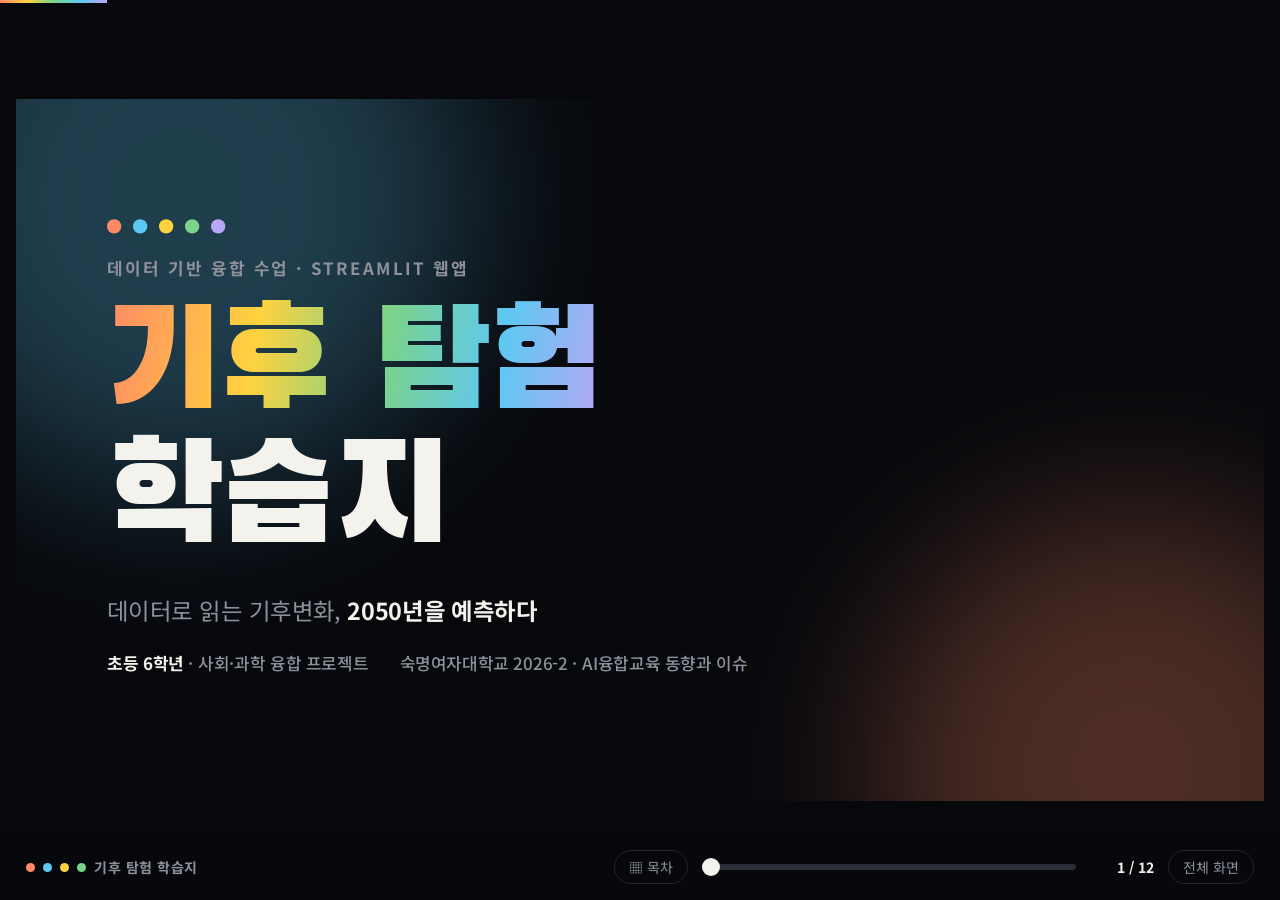
<file: docs/submission/3_발표자료_기후탐험학습지.html>
<!doctype html><html lang="ko"><head><meta charset="utf-8"><meta name="viewport" content="width=device-width,initial-scale=1,viewport-fit=cover"></head><body><title>기후 탐험 학습지 키노트</title>
<meta name="claude:viewport-fit-sides" content="cover">
<link rel="preconnect" href="https://fonts.googleapis.com">
<link rel="preconnect" href="https://fonts.gstatic.com" crossorigin>
<link rel="stylesheet" href="https://fonts.googleapis.com/css2?family=Black+Han+Sans&family=Noto+Sans+KR:wght@300;400;500;700;900&display=swap">
<style>
/* 레이아웃: 1920×1080 무대를 화면에 맞춰 축소 · 어두운 무대 위 한 장에 한 메시지 · 키 컬러는 빛, 앱 화면은 밝은 네오브루탈 카드로 */
:root {
  --stage: #07080c;
  --ink: #f4f2ec;
  --mute: #8e909c;
  --hair: #23252e;
  --panel: #12141b;
  --panel2: #191b24;
  --coral: #ff8a65;
  --sky: #5ec8f2;
  --sun: #ffd23f;
  --leaf: #7bd389;
  --lilac: #b9a6f5;
  --paper: #fff8ec;
  --card: #ffffff;
  --pink: #15151a;
  --pmute: #5b5b66;
  --pline: #e9e4d8;
  --display: "Black Han Sans", "Noto Sans KR", "Apple SD Gothic Neo", "Malgun Gothic", sans-serif;
  --body: "Noto Sans KR", "Apple SD Gothic Neo", "Malgun Gothic", system-ui, sans-serif;
  --ease: cubic-bezier(.2, .8, .2, 1);
  color-scheme: dark;
}
[hidden] { display: none !important; }
html, body { height: 100%; }
body {
  margin: 0; background: var(--stage); color: var(--ink); font-family: var(--body);
  overflow: hidden; -webkit-font-smoothing: antialiased; word-break: keep-all; user-select: none;
  padding-left: max(16px, env(safe-area-inset-left, 0px)); padding-right: max(16px, env(safe-area-inset-right, 0px));
  box-sizing: border-box;
}
#deck { position: relative; width: 100%; height: 100%; }
#stage { position: absolute; left: 50%; top: 50%; width: 1920px; height: 1080px; transform: translate(-50%, -50%) scale(var(--s, .5)); }
.slide {
  position: absolute; inset: 0; padding: 110px 140px 120px; box-sizing: border-box;
  display: flex; flex-direction: column; justify-content: center; gap: 34px; overflow: hidden;
  opacity: 0; visibility: hidden; transform: scale(1.012);
  transition: opacity .7s var(--ease), transform .9s var(--ease), visibility 0s .7s;
}
.slide.active { opacity: 1; visibility: visible; transform: none; transition: opacity .7s var(--ease), transform .9s var(--ease), visibility 0s; }
.glow { position: absolute; border-radius: 50%; filter: blur(130px); opacity: .28; pointer-events: none; }

.eyebrow { font-size: 26px; font-weight: 700; letter-spacing: .14em; color: var(--mute); margin: 0; }
.tagline { display: inline-flex; align-items: center; gap: 14px; font-size: 26px; font-weight: 900; letter-spacing: .06em; }
.tagline i { font-style: normal; font-family: var(--display); font-weight: 400; font-size: 30px; padding: 6px 20px; border-radius: 99px; color: #101114; background: var(--c); letter-spacing: 0; }
.h-xxl { font-family: var(--display); font-weight: 400; font-size: 210px; line-height: .98; margin: 0; }
.h-xl { font-family: var(--display); font-weight: 400; font-size: 140px; line-height: 1.05; margin: 0; text-wrap: balance; }
.h-l { font-weight: 900; font-size: 86px; line-height: 1.14; letter-spacing: -.035em; margin: 0; text-wrap: balance; }
.h-m { font-weight: 900; font-size: 62px; line-height: 1.2; letter-spacing: -.03em; margin: 0; text-wrap: balance; }
.lead { font-size: 36px; line-height: 1.55; color: var(--mute); margin: 0; max-width: 1350px; }
.lead b { color: var(--ink); font-weight: 700; }
.small { font-size: 23px; color: var(--mute); line-height: 1.5; margin: 0; }
.dim { color: var(--mute); }
.grad { background: linear-gradient(100deg, var(--coral), var(--sun) 30%, var(--leaf) 55%, var(--sky) 78%, var(--lilac)); -webkit-background-clip: text; background-clip: text; color: transparent; }
.c-coral { color: var(--coral); } .c-sky { color: var(--sky); } .c-sun { color: var(--sun); } .c-leaf { color: var(--leaf); } .c-lilac { color: var(--lilac); }
.row { display: flex; gap: 40px; } .col { display: flex; flex-direction: column; gap: 22px; min-width: 0; }
.grid2 { display: grid; grid-template-columns: 1.1fr 1fr; gap: 80px; align-items: center; }

/* 등장 */
.slide.active .a { animation: rise 1s var(--ease) both; animation-delay: calc(var(--d, 0) * 130ms + 120ms); }
@keyframes rise { from { opacity: 0; transform: translateY(44px); filter: blur(8px); } to { opacity: 1; transform: none; filter: none; } }
.slide.active .a.zoom { animation-name: zoom; }
@keyframes zoom { from { opacity: 0; transform: scale(.93); filter: blur(10px); } to { opacity: 1; transform: none; filter: none; } }

/* ---------- 표지 ---------- */
.dots { display: flex; gap: 18px; } .dots i { width: 22px; height: 22px; border-radius: 50%; display: block; }
.meta { display: flex; gap: 48px; font-size: 26px; color: var(--mute); font-weight: 500; } .meta b { color: var(--ink); }

/* ---------- 고민 1: 쌓이는 학습지 ---------- */
.problem { display: grid; grid-template-columns: 1.25fr 1fr; gap: 70px; align-items: end; }
.piles { position: relative; height: 400px; display: grid; grid-template-columns: repeat(4, 1fr); gap: 30px; align-items: end; padding-top: 60px; }
.pile { position: relative; height: 100%; display: flex; flex-direction: column; justify-content: flex-end; align-items: center; }
.pile .stack { position: relative; width: 170px; height: 270px; }
.sheet { position: absolute; left: 0; width: 160px; height: 180px; border-radius: 10px; background: #f3efe6; box-shadow: 0 10px 24px rgba(0,0,0,.55); border-top: 9px solid var(--c);
  background-image: repeating-linear-gradient(#f3efe6 0 30px, #d9d3c6 30px 32px); background-position: 0 30px; }
.slide.active .sheet { animation: drop .7s var(--ease) both; animation-delay: calc(var(--k) * 70ms + var(--p) * 380ms + 400ms); }
@keyframes drop { from { opacity: 0; transform: translateY(-160px) rotate(var(--r)); } to { opacity: 1; transform: translateY(0) rotate(var(--r)); } }
.pile .lab { margin-top: 26px; text-align: center; }
.pile .lab b { display: block; font-size: 32px; font-weight: 900; }
.pile .lab span { font-size: 24px; color: var(--mute); }
.lost { position: absolute; right: -10px; top: -30px; width: 120px; height: 150px; border-radius: 8px; background: #f3efe6; border-top: 8px solid var(--leaf); opacity: 0; }
.slide.active .lost { animation: fly 3.2s var(--ease) 2.2s both; }
@keyframes fly { 0% { opacity: 0; transform: translate(0, 120px) rotate(0); } 15% { opacity: 1; } 100% { opacity: 0; transform: translate(220px, -160px) rotate(38deg); } }
.lost-note { position: absolute; right: -70px; top: 40px; font-size: 26px; font-weight: 900; color: var(--leaf); opacity: 0; }
.slide.active .lost-note { animation: rise .6s var(--ease) 3s both; }
.thread { position: absolute; left: 0; right: 0; top: 0; height: 40px; }
.thread svg { width: 100%; height: 100%; overflow: visible; }
.thread .seg { stroke-dasharray: 360; stroke-dashoffset: 360; }
.slide.active .thread .seg { animation: draw .8s var(--ease) forwards; animation-delay: calc(var(--p) * 380ms + 1.6s); }
@keyframes draw { to { stroke-dashoffset: 0; } }
.thread .cut { opacity: 0; }
.slide.active .thread .cut { animation: pop .5s var(--ease) forwards; animation-delay: calc(var(--p) * 380ms + 2.2s); }
@keyframes pop { from { opacity: 0; transform: scale(.4); } to { opacity: 1; transform: none; } }
.pains { display: flex; flex-direction: column; gap: 26px; }
.pain { display: grid; grid-template-columns: 70px 1fr; gap: 22px; align-items: start; padding-bottom: 24px; border-bottom: 2px solid var(--hair); }
.pain .n { font-family: var(--display); font-size: 54px; line-height: 1; color: var(--c); }
.pain .t { font-size: 36px; font-weight: 800; line-height: 1.35; letter-spacing: -.02em; }
.pain .t small { display: block; font-size: 24px; font-weight: 500; color: var(--mute); margin-top: 6px; letter-spacing: 0; }
.ask { font-family: var(--display); font-size: 58px; line-height: 1.2; margin: 0; }
.slide.tight { gap: 26px; padding-top: 80px; padding-bottom: 100px; }

/* ---------- 고민 2: 흩어진 데이터 ---------- */
.scatter { position: relative; height: 440px; }
.win { position: absolute; width: 330px; border-radius: 18px; background: var(--panel2); box-shadow: 0 30px 60px -20px rgba(0,0,0,.9); overflow: hidden; border: 1px solid #2c2f3a; }
.win .bar { height: 40px; display: flex; align-items: center; gap: 8px; padding: 0 14px; background: #20232d; }
.win .bar i { width: 11px; height: 11px; border-radius: 50%; background: #4b4f5c; display: block; }
.win .bar span { margin-left: 8px; font-size: 17px; color: #a7aab6; white-space: nowrap; overflow: hidden; text-overflow: ellipsis; }
.win svg { display: block; width: 100%; height: 130px; }
.slide.active .win { animation: rise .8s var(--ease) both, bob var(--t) ease-in-out infinite alternate; animation-delay: calc(var(--d) * 150ms + 200ms), calc(var(--d) * 150ms + 1s); }
@keyframes bob { from { translate: 0 -10px; } to { translate: 0 12px; } }
.center-q { position: absolute; left: calc(50% - 280px); top: 80px; width: 560px; box-sizing: border-box; border-radius: 26px; background: var(--paper); color: var(--pink); padding: 30px 34px; box-shadow: 0 0 0 4px var(--pink), 10px 10px 0 4px var(--sun); }
.center-q .k { font-size: 20px; font-weight: 900; letter-spacing: .1em; color: var(--pmute); }
.center-q .q { font-size: 32px; font-weight: 900; line-height: 1.4; margin-top: 8px; }
.center-q .line { margin-top: 18px; height: 54px; border-radius: 12px; border: 3px dashed #c9c2b3; display: flex; align-items: center; padding: 0 18px; font-size: 24px; color: #a39d90; font-weight: 700; }
.wires { position: absolute; inset: 0; pointer-events: none; }
.wires path { fill: none; stroke: #3a3e4b; stroke-width: 3; stroke-dasharray: 10 12; }
.slide.active .wires path { animation: dash 1.6s linear infinite; }
@keyframes dash { to { stroke-dashoffset: -44; } }
.steps { display: flex; align-items: center; gap: 18px; flex-wrap: wrap; }
.steps span { font-size: 24px; font-weight: 800; padding: 10px 22px; border-radius: 99px; background: var(--panel); }
.steps b { font-size: 30px; color: var(--mute); }

/* ---------- 앱 화면 목업 (밝은 카드) ---------- */
.device { border-radius: 28px; background: var(--paper); color: var(--pink); box-shadow: 0 60px 120px -30px rgba(0,0,0,.85), 0 0 0 1px rgba(255,255,255,.08); overflow: hidden; }
.device .top { display: flex; align-items: center; gap: 12px; padding: 20px 26px; border-bottom: 3px solid var(--pink); background: var(--paper); }
.device .brand { font-weight: 900; font-size: 22px; display: flex; align-items: center; gap: 10px; margin-right: 10px; white-space: nowrap; }
.device .brand i { width: 30px; height: 30px; border-radius: 50%; border: 3px solid var(--pink); background: var(--leaf); display: block; }
.chipbtn { display: flex; align-items: center; gap: 8px; border: 3px solid var(--pink); border-radius: 99px; background: var(--card); padding: 5px 16px 5px 5px; font: inherit; font-weight: 900; font-size: 19px; color: var(--pink); cursor: pointer; transition: transform .2s var(--ease), box-shadow .2s, background .2s; white-space: nowrap; }
.chipbtn .no { width: 32px; height: 32px; border-radius: 50%; border: 2.5px solid var(--pink); display: grid; place-items: center; background: var(--c); font-size: 16px; }
.chipbtn[aria-pressed="true"] { background: var(--c); transform: translate(-3px, -3px); box-shadow: 4px 4px 0 var(--pink); }
.chipbtn[aria-pressed="true"] .no { background: var(--card); }
.saved { margin-left: auto; font-size: 17px; font-weight: 900; padding: 6px 14px; border-radius: 99px; border: 3px solid var(--pink); background: #dcf5e3; white-space: nowrap; }
.device .body { padding: 30px 34px 36px; display: grid; gap: 18px; }
.qa { border: 3px solid var(--pink); border-radius: 18px; background: var(--card); padding: 18px 22px; box-shadow: 4px 4px 0 var(--pink); }
.qa .q { font-size: 21px; font-weight: 900; display: flex; gap: 12px; }
.qa .q i { font-style: normal; flex: none; width: 32px; height: 32px; border-radius: 9px 9px 9px 2px; border: 2.5px solid var(--pink); display: grid; place-items: center; background: var(--c); font-family: var(--display); font-size: 16px; }
.qa .ans { margin-top: 12px; font-size: 21px; line-height: 1.6; padding: 10px 14px; border-radius: 12px; background: #fffdf8; border: 2px solid #d8d2c4; min-height: 64px; }
.qa .ans .caret { display: inline-block; width: 3px; height: 1.1em; background: var(--pink); vertical-align: -3px; animation: blink 1s steps(1) infinite; }
@keyframes blink { 50% { opacity: 0; } }
.chhead { display: flex; align-items: center; gap: 16px; padding: 16px 22px; border-radius: 18px; border: 3px solid var(--pink); background: var(--c); }
.chhead b { font-family: var(--display); font-weight: 400; font-size: 44px; line-height: 1; }
.chhead span { font-size: 26px; font-weight: 900; }
.flowline { height: 10px; border-radius: 10px; background: linear-gradient(90deg, var(--coral), var(--sky), var(--sun), var(--leaf), var(--lilac)); width: 0; transition: width 1.2s var(--ease); }
.slide.active .flowline { width: var(--w, 20%); }
.benefits { display: flex; flex-direction: column; gap: 30px; }
.benefit { display: grid; grid-template-columns: 76px 1fr; gap: 24px; align-items: start; }
.benefit .ic { width: 76px; height: 76px; border-radius: 22px; display: grid; place-items: center; background: var(--panel); font-size: 36px; }
.benefit .t { font-size: 38px; font-weight: 900; letter-spacing: -.02em; line-height: 1.3; }
.benefit .t small { display: block; font-size: 25px; font-weight: 500; color: var(--mute); margin-top: 6px; letter-spacing: 0; line-height: 1.45; }
.benefit .x { text-decoration: line-through; text-decoration-color: var(--coral); text-decoration-thickness: 4px; color: var(--mute); }

/* 대시보드 목업 */
.dash { padding: 26px 30px 30px; display: grid; gap: 18px; }
.dtabs { display: flex; gap: 8px; flex-wrap: wrap; }
.dtabs span { font-size: 17px; font-weight: 800; padding: 6px 14px; border-radius: 99px; border: 2.5px solid var(--pink); background: var(--card); }
.dtabs span.on { background: var(--sun); }
.ptable { border: 3px solid var(--pink); border-radius: 16px; overflow: hidden; background: var(--card); }
.prow { display: grid; grid-template-columns: 150px repeat(5, 1fr); gap: 10px; align-items: center; padding: 10px 16px; border-bottom: 1.5px solid var(--pline); font-size: 18px; font-weight: 800; }
.prow:last-child { border-bottom: 0; }
.prow.h { background: #fdf0d9; font-size: 16px; color: var(--pmute); }
.pbar { height: 14px; border-radius: 99px; background: #f1ece1; overflow: hidden; }
.pbar i { display: block; height: 100%; width: 0; background: var(--c); border-radius: 99px; transition: width 1.2s var(--ease); }
.slide.active .pbar i { width: var(--w); transition-delay: calc(var(--k) * 80ms + .5s); }
.trail { display: grid; grid-template-columns: repeat(4, 1fr); gap: 12px; position: relative; }
.trail .tc { border: 2.5px solid var(--pink); border-radius: 14px; padding: 12px 14px; font-size: 16.5px; line-height: 1.5; background: var(--card); position: relative; }
.trail .tc b { display: block; font-size: 15px; font-weight: 900; padding: 2px 10px; border-radius: 99px; background: var(--c); border: 2px solid var(--pink); width: max-content; margin-bottom: 6px; }
.trail .tc::after { content: "→"; position: absolute; right: -14px; top: 50%; transform: translate(50%, -50%); font-weight: 900; font-size: 20px; }
.trail .tc:last-child::after { content: none; }

/* ---------- 해결 2: 라이브 차트 카드 ---------- */
.charts2 { display: grid; grid-template-columns: 1fr 1fr; gap: 40px; }
.ccard { border-radius: 26px; background: var(--card); color: var(--pink); padding: 28px 30px 26px; box-shadow: 0 0 0 4px var(--pink), 8px 8px 0 4px var(--c); display: flex; flex-direction: column; gap: 14px; }
.ccard .tt { font-size: 26px; font-weight: 900; display: flex; justify-content: space-between; align-items: center; gap: 12px; }
.ccard .tt small { font-size: 16px; font-weight: 800; padding: 4px 12px; border-radius: 9px; border: 2.5px solid var(--pink); background: #dbf3fd; white-space: nowrap; }
.ccard svg { display: block; width: 100%; height: auto; }
.tiles { display: flex; gap: 12px; }
.tile { flex: 1; border: 3px solid var(--pink); border-radius: 14px; padding: 10px 16px; background: var(--card); }
.tile .k { font-size: 16px; font-weight: 800; color: var(--pmute); display: flex; align-items: center; gap: 8px; }
.tile .k i { width: 14px; height: 14px; border-radius: 4px; display: block; border: 2px solid var(--pink); }
.tile .v { font-family: var(--display); font-size: 40px; line-height: 1.15; font-variant-numeric: tabular-nums; }
.tile .v small { font-family: var(--body); font-size: 17px; font-weight: 800; margin-left: 4px; }
.ctrl { display: grid; gap: 6px; background: #fdf0d9; border: 3px solid var(--pink); border-radius: 16px; padding: 12px 18px; }
.ctrl .cl { display: flex; justify-content: space-between; align-items: center; font-weight: 900; font-size: 19px; }
.ctrl output { font-family: var(--display); font-size: 24px; background: var(--card); border: 2.5px solid var(--pink); border-radius: 10px; padding: 0 12px; }

/* 슬라이더 (밝은 카드용 · 어두운 패널용) */
input[type=range] { -webkit-appearance: none; appearance: none; width: 100%; height: 40px; background: transparent; cursor: pointer; margin: 0; --pct: 50%; --fill: var(--sky); --rail: #fff; --edge: var(--pink); }
input[type=range]::-webkit-slider-runnable-track { height: 16px; border-radius: 99px; border: 3px solid var(--edge); background: linear-gradient(90deg, var(--fill) var(--pct), var(--rail) var(--pct)); }
input[type=range]::-moz-range-track { height: 16px; border-radius: 99px; border: 3px solid var(--edge); background: var(--rail); }
input[type=range]::-moz-range-progress { height: 16px; border-radius: 99px; background: var(--fill); }
input[type=range]::-webkit-slider-thumb { -webkit-appearance: none; width: 36px; height: 36px; margin-top: -13px; border-radius: 50%; background: #fff; border: 4px solid var(--edge); box-shadow: 3px 3px 0 var(--edge); }
input[type=range]::-moz-range-thumb { width: 30px; height: 30px; border-radius: 50%; background: #fff; border: 4px solid var(--edge); }
input[type=range]:focus-visible { outline: 3px solid var(--sky); outline-offset: 6px; border-radius: 99px; }
.dark input[type=range] { --rail: #2a2d38; --edge: #f4f2ec; }

/* ---------- 프로젝트 소개 ---------- */
.std { display: grid; grid-template-columns: 1fr 1fr; gap: 28px; }
.stdc { border-radius: 28px; background: var(--panel); padding: 32px 36px; display: flex; flex-direction: column; gap: 14px; }
.stdc .code { font-family: var(--display); font-size: 34px; color: #101114; background: var(--c); width: max-content; padding: 4px 18px; border-radius: 12px; }
.stdc .tx { font-size: 30px; font-weight: 700; line-height: 1.45; }
.chips { display: flex; flex-wrap: wrap; gap: 14px; align-items: center; }
.chip { font-size: 27px; font-weight: 800; padding: 12px 26px; border-radius: 99px; background: var(--panel); }
.chip i { font-style: normal; color: var(--c); margin-right: 10px; }
.evals { display: grid; gap: 14px; }
.ev { display: grid; grid-template-columns: 190px 1fr; gap: 24px; align-items: center; border-radius: 20px; background: var(--panel); padding: 18px 28px; }
.ev b { font-size: 26px; font-weight: 900; color: var(--c); }
.ev span { font-size: 25px; line-height: 1.45; color: #d7d5cf; }

/* ---------- 프로젝트 흐름 ---------- */
.flowgrid { display: grid; grid-template-columns: 560px 1fr; gap: 50px; align-items: stretch; }
.chlist { display: flex; flex-direction: column; gap: 16px; }
.chl { display: grid; grid-template-columns: 64px 1fr; gap: 18px; align-items: center; text-align: left; border: 0; border-radius: 22px; background: var(--panel); color: var(--ink); padding: 18px 22px; font: inherit; cursor: pointer; transition: transform .25s var(--ease), background .25s; }
.chl .n { width: 64px; height: 64px; border-radius: 18px; display: grid; place-items: center; font-family: var(--display); font-size: 34px; color: #101114; background: var(--c); }
.chl .t { font-size: 30px; font-weight: 900; letter-spacing: -.02em; }
.chl .t small { display: block; font-size: 21px; font-weight: 500; color: var(--mute); margin-top: 2px; letter-spacing: 0; }
.chl[aria-pressed="true"] { background: var(--panel2); transform: translateX(14px); box-shadow: inset 6px 0 0 var(--c); }
.chl:hover { background: var(--panel2); }
.chl:focus-visible { outline: 3px solid var(--c); outline-offset: 4px; }
.viewer { border-radius: 30px; background: var(--panel); padding: 36px 40px; display: flex; flex-direction: column; gap: 18px; position: relative; min-height: 700px; box-sizing: border-box; }
.viewer .vt { font-size: 44px; font-weight: 900; letter-spacing: -.03em; }
.viewer .vd { font-size: 26px; color: var(--mute); line-height: 1.5; }
.viewer .vs { font-size: 19px; color: var(--mute); margin-top: auto; }
.viewer svg { display: block; width: 100%; height: auto; }
.vrow { display: flex; gap: 14px; }
.vtile { flex: 1; border-radius: 18px; background: var(--panel2); padding: 14px 20px; }
.vtile .k { font-size: 19px; font-weight: 700; color: var(--mute); }
.vtile .v { font-family: var(--display); font-size: 48px; line-height: 1.1; font-variant-numeric: tabular-nums; }
.vctrl { display: flex; align-items: center; gap: 24px; }
.vctrl label { font-size: 22px; font-weight: 800; white-space: nowrap; }
.vctrl output { font-family: var(--display); font-size: 34px; min-width: 130px; text-align: right; }
.pane { display: none; flex-direction: column; gap: 18px; animation: rise .6s var(--ease) both; }
.pane.on { display: flex; }
.mbar { display: grid; grid-template-columns: 300px 1fr; gap: 24px; align-items: center; }
.mbar .l { font-size: 25px; font-weight: 700; line-height: 1.3; }
.mbar .tr { height: 48px; border-radius: 14px; background: var(--panel2); overflow: hidden; }
.mbar .tr i { display: flex; align-items: center; justify-content: flex-end; padding-right: 16px; box-sizing: border-box; height: 100%; font-style: normal; font-weight: 900; font-size: 24px; color: #101114; border-radius: 14px; transition: width .7s var(--ease), background .4s; white-space: nowrap; }
.prompt-cards { display: grid; grid-template-columns: 1fr 1fr; gap: 16px; }
.pc { border-radius: 20px; background: var(--panel2); padding: 22px 24px; font-size: 25px; line-height: 1.5; }
.pc b { display: block; font-size: 20px; color: var(--c); margin-bottom: 6px; }

/* ---------- 구축 방법 ---------- */
.arch { display: grid; grid-template-columns: 1fr 120px 1fr 120px 1fr; align-items: center; }
.node { border-radius: 32px; background: var(--panel); padding: 38px 36px; display: flex; flex-direction: column; gap: 12px; min-height: 270px; box-sizing: border-box; border: 2px solid var(--c); box-shadow: 0 0 80px -24px var(--c); }
.node .ic { font-size: 60px; line-height: 1; }
.node .t { font-size: 42px; font-weight: 900; letter-spacing: -.02em; }
.node .s { font-size: 25px; color: var(--mute); line-height: 1.5; }
.link { height: 6px; position: relative; overflow: hidden; border-radius: 6px; background: var(--hair); margin: 0 14px; }
.link::after { content: ""; position: absolute; inset: 0; background: repeating-linear-gradient(90deg, var(--c) 0 24px, transparent 24px 42px); }
.slide.active .link::after { animation: flow 1.1s linear infinite; }
@keyframes flow { from { transform: translateX(-42px); } to { transform: none; } }
.build { display: grid; grid-template-columns: repeat(4, 1fr); gap: 22px; }
.bstep { border-top: 4px solid var(--c); padding-top: 18px; display: flex; flex-direction: column; gap: 6px; }
.bstep b { font-family: var(--display); font-weight: 400; font-size: 30px; color: var(--c); }
.bstep span { font-size: 27px; font-weight: 800; }
.bstep small { font-size: 21px; color: var(--mute); line-height: 1.45; }

/* ---------- 목표 ---------- */
.goals { display: grid; grid-template-columns: 1fr 1fr; gap: 40px; }
.goal { border-radius: 40px; background: var(--panel); padding: 54px 56px; display: flex; flex-direction: column; gap: 22px; position: relative; overflow: hidden; min-height: 520px; box-sizing: border-box; }
.goal .gl { position: absolute; width: 520px; height: 520px; border-radius: 50%; right: -200px; top: -220px; background: var(--c); filter: blur(110px); opacity: .35; }
.goal .k { font-size: 24px; font-weight: 900; letter-spacing: .12em; color: var(--c); }
.goal .w { font-family: var(--display); font-size: 108px; line-height: 1.08; }
.goal .s { font-size: 32px; line-height: 1.5; color: #d7d5cf; }
.goal ul { margin: auto 0 0; padding: 0; list-style: none; display: flex; flex-direction: column; gap: 12px; }
.goal li { font-size: 27px; font-weight: 700; display: flex; gap: 14px; align-items: baseline; }
.goal li::before { content: ""; width: 12px; height: 12px; border-radius: 50%; background: var(--c); flex: none; transform: translateY(-3px); }

/* ---------- QR ---------- */
.qr { width: 360px; height: 360px; padding: 34px; border-radius: 40px; background: var(--ink); box-sizing: border-box; flex: none; }
.qr svg { display: block; width: 100%; height: 100%; }
.url { font-family: var(--display); font-size: 76px; line-height: 1.1; white-space: nowrap; text-decoration: none; }

/* ---------- 하단 조작 막대 ---------- */
#hud { position: fixed; left: 0; right: 0; bottom: 0; z-index: 5; display: flex; align-items: center; gap: 18px; padding: 14px max(26px, env(safe-area-inset-right, 0px)) calc(16px + env(safe-area-inset-bottom, 0px)) max(26px, env(safe-area-inset-left, 0px)); font-size: 14px; color: var(--mute); transition: opacity .4s; background: linear-gradient(transparent, rgba(7,8,12,.85) 40%); }
#hud .brand { display: flex; align-items: center; gap: 8px; font-weight: 700; letter-spacing: .04em; white-space: nowrap; }
#hud .brand i { width: 9px; height: 9px; border-radius: 50%; display: inline-block; }
#hud .pager { flex: 1; display: flex; align-items: center; gap: 14px; max-width: 640px; margin-left: auto; }
#page { --fill: var(--ink); --rail: #2a2d38; --edge: transparent; height: 26px; }
#page::-webkit-slider-runnable-track { height: 6px; border: 0; }
#page::-moz-range-track { height: 6px; border: 0; }
#page::-moz-range-progress { height: 6px; }
#page::-webkit-slider-thumb { width: 18px; height: 18px; margin-top: -6px; border: 0; box-shadow: none; background: var(--ink); }
#page::-moz-range-thumb { width: 16px; height: 16px; border: 0; background: var(--ink); }
#count { font-variant-numeric: tabular-nums; min-width: 64px; text-align: right; color: var(--ink); font-weight: 700; }
#hud button { background: transparent; border: 1px solid var(--hair); color: var(--mute); border-radius: 99px; padding: 6px 14px; font: inherit; cursor: pointer; white-space: nowrap; }
#hud button:hover, #hud button:focus-visible { color: var(--ink); border-color: var(--mute); outline: none; }
#bar { position: fixed; left: 0; top: 0; height: 3px; width: 0; z-index: 6; background: linear-gradient(90deg, var(--coral), var(--sun), var(--leaf), var(--sky), var(--lilac)); transition: width .6s var(--ease); }
body.idle #hud { opacity: 0; } body.idle { cursor: none; }
#jump { position: fixed; left: 50%; top: 40%; transform: translate(-50%, -50%); z-index: 8; font-family: var(--display); font-size: 120px; color: var(--ink); background: rgba(18,20,27,.9); border-radius: 30px; padding: 10px 50px; }

/* 목차 */
#overview { position: fixed; inset: 0; z-index: 7; background: rgba(7,8,12,.94); backdrop-filter: blur(8px); display: flex; flex-direction: column; gap: 26px; padding: calc(40px + env(safe-area-inset-top, 0px)) max(40px, env(safe-area-inset-right, 0px)) 40px max(40px, env(safe-area-inset-left, 0px)); overflow: auto; }
#overview h3 { margin: 0; font-size: 22px; letter-spacing: .14em; color: var(--mute); font-weight: 700; }
#ovgrid { display: grid; grid-template-columns: repeat(auto-fill, minmax(240px, 1fr)); gap: 16px; }
#ovgrid button { text-align: left; border: 0; border-radius: 18px; background: var(--panel); color: var(--ink); padding: 18px 20px 20px; font: inherit; cursor: pointer; display: flex; flex-direction: column; gap: 8px; box-shadow: inset 0 4px 0 var(--c); transition: transform .2s var(--ease), background .2s; }
#ovgrid button:hover, #ovgrid button:focus-visible { background: var(--panel2); transform: translateY(-3px); outline: none; }
#ovgrid button.cur { box-shadow: inset 0 4px 0 var(--c), 0 0 0 2px var(--ink); }
#ovgrid b { font-family: var(--display); font-weight: 400; font-size: 34px; color: var(--c); }
#ovgrid span { font-size: 17px; font-weight: 700; line-height: 1.4; }

@media (prefers-reduced-motion: reduce) {
  .slide, .slide.active { transition: opacity .2s; transform: none; }
  .slide.active .a, .slide.active .sheet, .slide.active .win, .slide.active .lost, .slide.active .lost-note, .slide.active .thread .cut, .slide.active .link::after, .slide.active .wires path { animation: none; }
  .slide.active .thread .seg { animation: none; stroke-dashoffset: 0; }
  .slide.active .thread .cut, .lost-note { opacity: 1; }
}
</style>

<div id="deck">
<div id="stage">

<!-- 0. 표지 -->
<section class="slide" data-title="표지" data-c="var(--sky)">
  <div class="glow" style="width:900px;height:900px;left:-200px;top:-300px;background:var(--sky)"></div>
  <div class="glow" style="width:800px;height:800px;right:-200px;bottom:-350px;background:var(--coral)"></div>
  <div class="dots a" style="--d:0"><i style="background:var(--coral)"></i><i style="background:var(--sky)"></i><i style="background:var(--sun)"></i><i style="background:var(--leaf)"></i><i style="background:var(--lilac)"></i></div>
  <p class="eyebrow a" style="--d:1">데이터 기반 융합 수업 · STREAMLIT 웹앱</p>
  <h1 class="h-xxl a" style="--d:2"><span class="grad">기후 탐험</span><br>학습지</h1>
  <p class="lead a" style="--d:3">데이터로 읽는 기후변화, <b>2050년을 예측하다</b></p>
  <div class="meta a" style="--d:5"><span><b>초등 6학년</b> · 사회·과학 융합 프로젝트</span><span>숙명여자대학교 2026-2 · AI융합교육 동향과 이슈</span></div>
</section>

<!-- 1. 고민 1 -->
<section class="slide tight" data-title="고민 1 · 끊어지는 생각" data-c="var(--coral)">
  <span class="tagline a" style="--d:0;--c:var(--coral)"><i>고민 1</i>프로젝트 수업의 학습지</span>
  <h2 class="h-m a" style="--d:1">차시가 지날수록 학습지는 쌓이고,<br><span class="c-coral">생각은 끊어집니다.</span></h2>
  <div class="problem">
    <div class="piles" id="piles">
      <div class="thread"><svg viewBox="0 0 1000 40" preserveAspectRatio="none" id="threadSvg"></svg></div>
    </div>
    <div class="pains">
      <div class="pain a" style="--d:5;--c:var(--coral)"><span class="n">↑</span><span class="t">늘어나는 학습지와 문항<small>4차시 동안 문항 7개 → 47개</small></span></div>
      <div class="pain a" style="--d:6;--c:var(--sun)"><span class="n">?</span><span class="t">"지난 시간 학습지 어디 있지?"<small>찾고, 다시 꺼내고, 잃어버리고</small></span></div>
      <div class="pain a" style="--d:7;--c:var(--sky)"><span class="n">⋯</span><span class="t">보이지 않는 사고의 흐름<small>학생별로 생각이 어떻게 이어졌는지 살피기 어려움</small></span></div>
    </div>
  </div>
  <p class="ask a" style="--d:9"><span class="grad">한 화면에서 모든 차시의 생각을 볼 수는 없을까?</span></p>
</section>

<!-- 2. 고민 2 -->
<section class="slide tight" data-title="고민 2 · 흩어진 데이터" data-c="var(--sun)">
  <span class="tagline a" style="--d:0;--c:var(--sun)"><i>고민 2</i>프로젝트 수업의 데이터</span>
  <h2 class="h-m a" style="--d:1">데이터는 많은데,<br><span class="c-sun">한곳에 모여 있지 않습니다.</span></h2>
  <div class="scatter" id="scatter">
    <svg class="wires" viewBox="0 0 1640 440" preserveAspectRatio="none" id="wires"></svg>
    <div class="center-q a zoom" style="--d:2"><div class="k">학습지 STEP 3</div><div class="q">2024년, 대한민국의 1인당 CO₂ 배출량은 약 몇 톤일까요?</div><div class="line">어디서 찾아야 하지…?</div></div>
  </div>
  <div class="steps a" style="--d:9"><span>새 탭 열기</span><b>→</b><span>사이트 검색</span><b>→</b><span>그래프 찾기</span><b>→</b><span>다시 학습지로</span><b class="c-sun">↺ 반복</b></div>
  <p class="ask a" style="--d:10" ><span class="grad">질문 바로 옆에, 필요한 데이터가 있다면?</span></p>
</section>

<!-- 3. 해결 1 · 학생 -->
<section class="slide" data-title="해결 1 · 한 화면, 모든 차시" data-c="var(--sky)">
  <span class="tagline a" style="--d:0;--c:var(--sky)"><i>해결 1</i>학생 화면</span>
  <div class="grid2" style="grid-template-columns:1.2fr 1fr">
    <div class="device a zoom" style="--d:1">
      <div class="top"><span class="brand"><i></i></span><span id="mockChips" style="display:flex;gap:8px;flex-wrap:wrap"></span></div>
      <div class="body" id="mockBody"></div>
    </div>
    <div class="col" style="gap:34px">
      <h2 class="h-m a" style="--d:2">한 화면에서,<br><span class="c-sky">모든 차시</span>를.</h2>
      <div class="flowline a" style="--d:3;--w:100%"></div>
      <div class="benefits">
        <div class="benefit a" style="--d:4"><span class="ic">📂</span><span class="t"><span class="x">이전 학습지 찾기</span><small>로그인하면 1~4차시가 한곳에. 잃어버릴 학습지가 없습니다.</small></span></div>
        <div class="benefit a" style="--d:5"><span class="ic">🔗</span><span class="t">차시 버튼 하나로 이어지는 생각<small>지난 차시에 쓴 답을 다시 보며 다음 질문으로.</small></span></div>
        <div class="benefit a" style="--d:6"><span class="ic">☁️</span><span class="t">쓰는 순간 자동 저장<small>2초마다 저장 · 다른 기기에서도 이어 쓰기.</small></span></div>
      </div>
    </div>
  </div>
</section>

<!-- 4. 해결 1 · 교사 -->
<section class="slide" data-title="해결 1 · 교사 대시보드" data-c="var(--leaf)">
  <span class="tagline a" style="--d:0;--c:var(--leaf)"><i>해결 1</i>교사 화면</span>
  <div class="grid2" style="grid-template-columns:1fr 1.25fr">
    <div class="col" style="gap:34px">
      <h2 class="h-m a" style="--d:1">학생의 생각을,<br><span class="c-leaf">흐름으로</span> 봅니다.</h2>
      <div class="benefits">
        <div class="benefit a" style="--d:3"><span class="ic">📊</span><span class="t">진행 현황 한눈에<small>누가 어디까지 했는지 차시별 작성률로.</small></span></div>
        <div class="benefit a" style="--d:4"><span class="ic">🗂️</span><span class="t">한 문항, 반 전체의 답<small>수업 중 바로 띄워 함께 나누고 피드백.</small></span></div>
        <div class="benefit a" style="--d:5"><span class="ic">🧭</span><span class="t">학생 한 명의 사고 흐름<small>1차시의 질문이 4차시의 예측으로 이어지는 과정.</small></span></div>
      </div>
    </div>
    <div class="device a zoom" style="--d:2">
      <div class="top"><span class="brand"><i style="background:var(--sky)"></i>교사 대시보드</span><span class="saved" style="background:#fff4c7">예시 화면</span></div>
      <div class="dash">
        <div class="dtabs"><span class="on">진행 현황</span><span>문항별 모아보기</span><span>2050 예측 글</span><span>학생별 보기</span><span>응답 분석</span></div>
        <div class="ptable" id="ptable"></div>
        <div style="font-weight:900;font-size:19px;margin-top:4px">🧭 학생별 보기 · 사고의 흐름</div>
        <div class="trail">
          <div class="tc" style="--c:var(--coral)"><b>1차시</b>기온이 오르면 물이 더 증발해 비가 한꺼번에 내린다.</div>
          <div class="tc" style="--c:var(--sky)"><b>2차시</b>1980년경부터 급격히 올랐다. 공장과 자동차가 늘었다.</div>
          <div class="tc" style="--c:var(--sun)"><b>3차시</b>1.5℃를 넘으면 폭염·폭우가 훨씬 심해진다.</div>
          <div class="tc" style="--c:var(--leaf)"><b>4차시</b>낮은 배출이면 2050년에도 운동장에서 놀 수 있다.</div>
        </div>
      </div>
    </div>
  </div>
</section>

<!-- 5. 해결 2 · 데이터 -->
<section class="slide" data-title="해결 2 · 질문 옆의 데이터" data-c="var(--sun)">
  <span class="tagline a" style="--d:0;--c:var(--sun)"><i>해결 2</i>차시마다 필요한 데이터를 그 자리에</span>
  <h2 class="h-m a" style="--d:1">접속도, 검색도 없이.<br><span class="c-sun">슬라이더를 움직이면 답이 보입니다.</span></h2>
  <div class="charts2">
    <div class="ccard a" style="--d:2;--c:var(--coral)">
      <div class="tt">🌡️ 세계 평균 기온의 변화 <small>HadCRUT5 · 1850–2025</small></div>
      <div class="tiles"><div class="tile"><div class="k" id="t1k">1940년</div><div class="v" id="t1v">+0.00<small>℃</small></div></div><div class="tile"><div class="k">10년 평균</div><div class="v" id="t1m">+0.00<small>℃</small></div></div></div>
      <svg id="c1" viewBox="0 0 760 300"></svg>
      <div class="ctrl"><div class="cl"><span>📍 기온이 급격하게 오르기 시작한 때는?</span><output id="o1">1940년</output></div><input type="range" id="r1" min="1860" max="2025" value="1940" style="--fill:var(--coral)" aria-label="기온 그래프 연도"></div>
    </div>
    <div class="ccard a" style="--d:3;--c:var(--sky)">
      <div class="tt">👤 1인당 CO₂ 배출량 <small>Global Carbon Budget · OWID</small></div>
      <div class="tiles"><div class="tile"><div class="k"><i style="background:#2a78d6"></i>대한민국</div><div class="v" id="t2a">0<small>톤</small></div></div><div class="tile"><div class="k"><i style="background:#eb6834"></i>영국</div><div class="v" id="t2b">0<small>톤</small></div></div></div>
      <svg id="c2" viewBox="0 0 760 300"></svg>
      <div class="ctrl"><div class="cl"><span>📍 기준 연도</span><output id="o2">2024년</output></div><input type="range" id="r2" min="1950" max="2024" value="2024" style="--fill:var(--sky)" aria-label="1인당 배출량 그래프 연도"></div>
    </div>
  </div>
</section>

<!-- 6. 프로젝트 소개 -->
<section class="slide" data-title="프로젝트 소개" data-c="var(--lilac)">
  <div class="glow" style="width:900px;height:600px;right:-200px;top:-200px;background:var(--lilac);opacity:.2"></div>
  <p class="eyebrow a" style="--d:0">PROJECT</p>
  <h2 class="h-l a" style="--d:1"><span class="grad">데이터로 읽는 기후변화,</span><br>2050년을 예측하다</h2>
  <div class="std">
    <div class="stdc a" style="--d:2;--c:var(--sun)"><span class="code">6사12-02</span><span class="tx">지구촌을 위협하는 다양한 문제들을 파악하고, 지속가능한 미래를 위한 해결 방안을 탐색한다.</span></div>
    <div class="stdc a" style="--d:3;--c:var(--leaf)"><span class="code">6과16-01</span><span class="tx">미래 사회에 일어날 수 있는 문제를 조사하고, 문제를 해결하는 데 과학이 기여할 수 있는 방법을 토의할 수 있다.</span></div>
  </div>
  <div class="row" style="gap:50px;align-items:flex-start">
    <div class="col a" style="--d:4;gap:14px;flex:none"><p class="eyebrow" style="font-size:21px">교과 핵심역량</p>
      <div class="chips"><span class="chip" style="--c:var(--sky)"><i>●</i>문제 해결력 및 의사 결정력</span></div><div class="chips"><span class="chip" style="--c:var(--coral)"><i>●</i>정보 활용 능력</span></div></div>
    <div class="col a" style="--d:5;gap:14px;flex:1"><p class="eyebrow" style="font-size:21px">과정중심평가</p>
      <div class="evals">
        <div class="ev" style="--c:var(--sky)"><b>지식·이해</b><span>산업화 이후 탄소 배출 증가와 기후위기의 관계를 데이터와 사례를 바탕으로 설명할 수 있는가?</span></div>
        <div class="ev" style="--c:var(--sun)"><b>과정·기능</b><span>탄소 저감 실천 데이터를 수집·분석하고, 기후 행동 캠페인 등 디지털 산출물을 협력적으로 제작할 수 있는가?</span></div>
        <div class="ev" style="--c:var(--leaf)"><b>가치·태도</b><span>기후 문제를 자신의 삶과 공동체 문제로 연결하여 이해하고, 지속 가능한 미래를 위한 실천 의지를 보이는가?</span></div>
      </div></div>
  </div>
</section>

<!-- 7. 프로젝트 흐름 -->
<section class="slide" data-title="프로젝트 흐름" data-c="var(--sky)">
  <p class="eyebrow a" style="--d:0">FLOW · 차시를 눌러 데이터를 직접 움직여 보세요</p>
  <div class="flowgrid">
    <div class="chlist a" style="--d:1" id="chlist">
      <button class="chl" data-p="0" style="--c:var(--coral)" aria-pressed="true"><span class="n">1</span><span class="t">기후변화, 얼마나 심각할까?<small>기후 재난의 원인 · 사라지는 것들</small></span></button>
      <button class="chl" data-p="1" style="--c:var(--sky)" aria-pressed="false"><span class="n">2</span><span class="t">데이터로 기후변화 분석하기<small>기온 · CO₂ · 1인당 배출 · 나라별 순위</small></span></button>
      <button class="chl" data-p="2" style="--c:var(--sun)" aria-pressed="false"><span class="n">3</span><span class="t">1.5℃, 생존의 마지노선<small>평균 기온의 의미 · 1.5℃ vs 2℃ · 기후 시계</small></span></button>
      <button class="chl" data-p="3" style="--c:var(--leaf)" aria-pressed="false"><span class="n">4</span><span class="t">2050년, 미래 예측하기<small>IPCC 시나리오 · 미래 사회 예측 글쓰기</small></span></button>
      <button class="chl" data-p="4" style="--c:var(--lilac)" aria-pressed="false"><span class="n">★</span><span class="t">마무리 성찰<small>알게 된 점 · 느낀 점 · 탐구 기록 모아보기</small></span></button>
    </div>
    <div class="viewer dark a zoom" style="--d:2">
      <div class="pane on" data-p="0">
        <div class="vt">공기가 따뜻해지면, 품을 수 있는 수증기가 늘어나요</div>
        <div class="vd">왜 홍수·폭염·산불이 심해질까? 원리를 슬라이더로 확인합니다.</div>
        <svg id="v1" viewBox="0 0 980 300"></svg>
        <div class="vctrl"><label for="vr1">🌡️ 기온 상승</label><input type="range" id="vr1" min="0" max="4" step="0.1" value="1.5" style="--fill:var(--coral)"><output id="vo1">+1.5℃</output></div>
        <div class="vs">클라우지우스-클라페이롱 관계(약 7%/℃) · IPCC AR6 WGI 8장</div>
      </div>
      <div class="pane" data-p="1">
        <div class="vt">사람들이 내뿜은 CO₂는 얼마나 늘었을까?</div>
        <div class="vd">세계 배출량을 연도별로 읽으며 기온 그래프와 비교합니다.</div>
        <div class="vrow"><div class="vtile"><div class="k" id="v2k">1950년</div><div class="v c-sky" id="v2v">0억 톤</div></div><div class="vtile"><div class="k">1850년의</div><div class="v" id="v2x">0배</div></div></div>
        <svg id="v2" viewBox="0 0 980 260"></svg>
        <div class="vctrl"><label for="vr2">📍 연도</label><input type="range" id="vr2" min="1850" max="2024" value="1950" style="--fill:var(--sky)"><output id="vo2">1950년</output></div>
        <div class="vs">Global Carbon Budget(2025) · Our World in Data</div>
      </div>
      <div class="pane" data-p="2">
        <div class="vt">0.5℃가 만드는 차이</div>
        <div class="vd">슬라이더로 1.5℃와 2℃의 세상을 오가며 비교합니다.</div>
        <div class="vctrl"><label for="vr3">🌡️ 지구 온난화</label><input type="range" id="vr3" min="1.5" max="2" step="0.5" value="1.5" style="--fill:var(--sun)"><output id="vo3">1.5℃</output></div>
        <div class="col" style="gap:20px" id="v3"></div>
        <div class="vs">IPCC 지구온난화 1.5℃ 특별보고서(2018)</div>
      </div>
      <div class="pane" data-p="3">
        <div class="vt">같은 해, 다른 두 세상</div>
        <div class="vd">온실가스 배출 시나리오에 따라 미래 기온이 어떻게 달라지는지 예측합니다.</div>
        <div class="vrow"><div class="vtile"><div class="k">🌱 매우 낮은 배출</div><div class="v c-leaf" id="v4a">+1.6℃</div></div><div class="vtile"><div class="k">🔥 매우 높은 배출</div><div class="v c-coral" id="v4b">+2.4℃</div></div></div>
        <svg id="v4" viewBox="0 0 980 260"></svg>
        <div class="vctrl"><label for="vr4">📍 미래의 해</label><input type="range" id="vr4" min="2025" max="2090" value="2050" style="--fill:var(--leaf)"><output id="vo4">2050년</output></div>
        <div class="vs">IPCC AR6 WGI SPM 표 SPM.1 · 20년 평균을 교육용으로 연결</div>
      </div>
      <div class="pane" data-p="4">
        <div class="vt">데이터를 근거로, 나의 생각을 기록합니다</div>
        <div class="vd">4차시 동안 쓴 모든 답이 한 화면에 모이고, 선생님께 제출됩니다.</div>
        <div class="prompt-cards">
          <div class="pc" style="--c:var(--leaf)"><b>🌱 SSP1-1.9 · 2050년</b>여름에도 학교 운동장에서 친구들과 놀 수 있다.</div>
          <div class="pc" style="--c:var(--coral)"><b>🔥 SSP5-8.5 · 2050년</b>폭염 때문에 여름방학이 길어졌다.</div>
          <div class="pc" style="--c:var(--sky)"><b>💡 알게 된 점</b>우리나라의 1인당 배출량이 생각보다 많다.</div>
          <div class="pc" style="--c:var(--lilac)"><b>💗 느낀 점</b>지금부터 배출량을 줄이려고 노력해야겠다.</div>
        </div>
        <div class="vs">학생 예시 답안 · 실제 학습지 응답을 바탕으로 재구성</div>
      </div>
    </div>
  </div>
</section>

<!-- 8. 웹앱 구축 방법 -->
<section class="slide" data-title="웹앱 구축 방법" data-c="var(--coral)">
  <p class="eyebrow a" style="--d:0">HOW IT WORKS</p>
  <h2 class="h-m a" style="--d:1">화면은 HTML로 자유롭게, 저장은 Python으로 안전하게.</h2>
  <div class="arch a" style="--d:2">
    <div class="node" style="--c:var(--sky)"><span class="ic">📱</span><span class="t">학생 화면</span><span class="s">HTML · CSS · JS<br>SVG 그래프 엔진</span></div>
    <div class="link" style="--c:var(--sky)"></div>
    <div class="node" style="--c:var(--sun)"><span class="ic">🐍</span><span class="t">Streamlit</span><span class="s">양방향 컴포넌트<br>로그인 · 자동 저장 · 제출</span></div>
    <div class="link" style="--c:var(--sun)"></div>
    <div class="node" style="--c:var(--coral)"><span class="ic">🔥</span><span class="t">Firebase</span><span class="s">Firestore<br>학생 답 영구 저장</span></div>
  </div>
  <p class="lead a" style="--d:3">Firebase 열쇠는 서버에만 둡니다. <b>학생 화면에는 키가 없습니다.</b></p>
  <div class="build a" style="--d:5">
    <div class="bstep" style="--c:var(--coral)"><b>01</b><span>학습지 설계</span><small>종이 학습지 2종 → 4챕터 49문항</small></div>
    <div class="bstep" style="--c:var(--sky)"><b>02</b><span>데이터 시각화</span><small>HadCRUT5 · OWID · IPCC를 슬라이더 그래프로</small></div>
    <div class="bstep" style="--c:var(--sun)"><b>03</b><span>저장과 수합</span><small>Firestore 자동 저장 · 교사 대시보드</small></div>
    <div class="bstep" style="--c:var(--leaf)"><b>04</b><span>배포</span><small>GitHub → Streamlit Community Cloud</small></div>
  </div>
</section>

<!-- 9. 수업의 목표 -->
<section class="slide" data-title="수업의 목표" data-c="var(--leaf)">
  <p class="eyebrow a" style="--d:0">GOAL · 이 수업이 기르는 힘</p>
  <div class="goals">
    <div class="goal a" style="--d:1;--c:var(--sky)"><span class="gl"></span><span class="k">DATA LITERACY</span><span class="w">데이터<br>리터러시</span><span class="s">데이터를 읽고, 직접 움직이고,<br>근거로 말합니다.</span>
      <ul><li>그래프에서 변화의 시점 찾기</li><li>나라·연도를 바꾸며 비교하기</li><li>숫자를 근거로 예측 글쓰기</li></ul></div>
    <div class="goal a" style="--d:2;--c:var(--leaf)"><span class="gl"></span><span class="k">FUTURE CITIZENSHIP</span><span class="w">미래시민<br>역량</span><span class="s">지속가능한 미래사회를 위한<br>주체성을 기릅니다.</span>
      <ul><li>시나리오는 예언이 아닌 선택</li><li>나와 공동체의 문제로 연결하기</li><li>지금 할 수 있는 실천 다짐하기</li></ul></div>
  </div>
</section>

<!-- 10. 데모 -->
<section class="slide" data-title="직접 해 보기" data-c="var(--leaf)">
  <div class="glow" style="width:900px;height:900px;left:-250px;bottom:-400px;background:var(--leaf);opacity:.22"></div>
  <div class="row" style="align-items:center;gap:100px">
    <div class="qr a zoom" style="--d:1"><svg viewBox="0 0 29 29" role="img" aria-label="웹앱 접속 QR코드"><path d="M0,0h1v1h-1zM1,0h1v1h-1zM2,0h1v1h-1zM3,0h1v1h-1zM4,0h1v1h-1zM5,0h1v1h-1zM6,0h1v1h-1zM10,0h1v1h-1zM12,0h1v1h-1zM14,0h1v1h-1zM18,0h1v1h-1zM19,0h1v1h-1zM22,0h1v1h-1zM23,0h1v1h-1zM24,0h1v1h-1zM25,0h1v1h-1zM26,0h1v1h-1zM27,0h1v1h-1zM28,0h1v1h-1zM0,1h1v1h-1zM6,1h1v1h-1zM10,1h1v1h-1zM16,1h1v1h-1zM17,1h1v1h-1zM18,1h1v1h-1zM22,1h1v1h-1zM28,1h1v1h-1zM0,2h1v1h-1zM2,2h1v1h-1zM3,2h1v1h-1zM4,2h1v1h-1zM6,2h1v1h-1zM12,2h1v1h-1zM14,2h1v1h-1zM15,2h1v1h-1zM17,2h1v1h-1zM19,2h1v1h-1zM22,2h1v1h-1zM24,2h1v1h-1zM25,2h1v1h-1zM26,2h1v1h-1zM28,2h1v1h-1zM0,3h1v1h-1zM2,3h1v1h-1zM3,3h1v1h-1zM4,3h1v1h-1zM6,3h1v1h-1zM12,3h1v1h-1zM13,3h1v1h-1zM16,3h1v1h-1zM18,3h1v1h-1zM19,3h1v1h-1zM20,3h1v1h-1zM22,3h1v1h-1zM24,3h1v1h-1zM25,3h1v1h-1zM26,3h1v1h-1zM28,3h1v1h-1zM0,4h1v1h-1zM2,4h1v1h-1zM3,4h1v1h-1zM4,4h1v1h-1zM6,4h1v1h-1zM9,4h1v1h-1zM11,4h1v1h-1zM12,4h1v1h-1zM18,4h1v1h-1zM22,4h1v1h-1zM24,4h1v1h-1zM25,4h1v1h-1zM26,4h1v1h-1zM28,4h1v1h-1zM0,5h1v1h-1zM6,5h1v1h-1zM8,5h1v1h-1zM9,5h1v1h-1zM10,5h1v1h-1zM12,5h1v1h-1zM15,5h1v1h-1zM16,5h1v1h-1zM19,5h1v1h-1zM20,5h1v1h-1zM22,5h1v1h-1zM28,5h1v1h-1zM0,6h1v1h-1zM1,6h1v1h-1zM2,6h1v1h-1zM3,6h1v1h-1zM4,6h1v1h-1zM5,6h1v1h-1zM6,6h1v1h-1zM8,6h1v1h-1zM10,6h1v1h-1zM12,6h1v1h-1zM14,6h1v1h-1zM16,6h1v1h-1zM18,6h1v1h-1zM20,6h1v1h-1zM22,6h1v1h-1zM23,6h1v1h-1zM24,6h1v1h-1zM25,6h1v1h-1zM26,6h1v1h-1zM27,6h1v1h-1zM28,6h1v1h-1zM9,7h1v1h-1zM11,7h1v1h-1zM13,7h1v1h-1zM15,7h1v1h-1zM16,7h1v1h-1zM17,7h1v1h-1zM18,7h1v1h-1zM20,7h1v1h-1zM0,8h1v1h-1zM3,8h1v1h-1zM5,8h1v1h-1zM6,8h1v1h-1zM8,8h1v1h-1zM11,8h1v1h-1zM12,8h1v1h-1zM14,8h1v1h-1zM16,8h1v1h-1zM20,8h1v1h-1zM21,8h1v1h-1zM23,8h1v1h-1zM1,9h1v1h-1zM4,9h1v1h-1zM5,9h1v1h-1zM9,9h1v1h-1zM10,9h1v1h-1zM11,9h1v1h-1zM13,9h1v1h-1zM15,9h1v1h-1zM16,9h1v1h-1zM20,9h1v1h-1zM21,9h1v1h-1zM22,9h1v1h-1zM25,9h1v1h-1zM28,9h1v1h-1zM0,10h1v1h-1zM1,10h1v1h-1zM3,10h1v1h-1zM4,10h1v1h-1zM6,10h1v1h-1zM8,10h1v1h-1zM9,10h1v1h-1zM11,10h1v1h-1zM12,10h1v1h-1zM13,10h1v1h-1zM14,10h1v1h-1zM15,10h1v1h-1zM19,10h1v1h-1zM23,10h1v1h-1zM24,10h1v1h-1zM25,10h1v1h-1zM26,10h1v1h-1zM27,10h1v1h-1zM0,11h1v1h-1zM2,11h1v1h-1zM9,11h1v1h-1zM10,11h1v1h-1zM12,11h1v1h-1zM13,11h1v1h-1zM16,11h1v1h-1zM18,11h1v1h-1zM20,11h1v1h-1zM23,11h1v1h-1zM24,11h1v1h-1zM26,11h1v1h-1zM27,11h1v1h-1zM1,12h1v1h-1zM6,12h1v1h-1zM8,12h1v1h-1zM10,12h1v1h-1zM11,12h1v1h-1zM12,12h1v1h-1zM14,12h1v1h-1zM15,12h1v1h-1zM16,12h1v1h-1zM17,12h1v1h-1zM21,12h1v1h-1zM22,12h1v1h-1zM25,12h1v1h-1zM27,12h1v1h-1zM28,12h1v1h-1zM0,13h1v1h-1zM1,13h1v1h-1zM3,13h1v1h-1zM10,13h1v1h-1zM12,13h1v1h-1zM13,13h1v1h-1zM14,13h1v1h-1zM15,13h1v1h-1zM16,13h1v1h-1zM19,13h1v1h-1zM20,13h1v1h-1zM0,14h1v1h-1zM2,14h1v1h-1zM5,14h1v1h-1zM6,14h1v1h-1zM7,14h1v1h-1zM9,14h1v1h-1zM12,14h1v1h-1zM13,14h1v1h-1zM14,14h1v1h-1zM17,14h1v1h-1zM21,14h1v1h-1zM22,14h1v1h-1zM24,14h1v1h-1zM25,14h1v1h-1zM26,14h1v1h-1zM27,14h1v1h-1zM28,14h1v1h-1zM2,15h1v1h-1zM3,15h1v1h-1zM4,15h1v1h-1zM5,15h1v1h-1zM7,15h1v1h-1zM8,15h1v1h-1zM10,15h1v1h-1zM12,15h1v1h-1zM16,15h1v1h-1zM17,15h1v1h-1zM20,15h1v1h-1zM21,15h1v1h-1zM23,15h1v1h-1zM24,15h1v1h-1zM25,15h1v1h-1zM27,15h1v1h-1zM3,16h1v1h-1zM4,16h1v1h-1zM6,16h1v1h-1zM9,16h1v1h-1zM10,16h1v1h-1zM11,16h1v1h-1zM13,16h1v1h-1zM15,16h1v1h-1zM17,16h1v1h-1zM20,16h1v1h-1zM21,16h1v1h-1zM27,16h1v1h-1zM1,17h1v1h-1zM2,17h1v1h-1zM3,17h1v1h-1zM8,17h1v1h-1zM12,17h1v1h-1zM13,17h1v1h-1zM14,17h1v1h-1zM17,17h1v1h-1zM20,17h1v1h-1zM21,17h1v1h-1zM22,17h1v1h-1zM23,17h1v1h-1zM25,17h1v1h-1zM28,17h1v1h-1zM0,18h1v1h-1zM5,18h1v1h-1zM6,18h1v1h-1zM8,18h1v1h-1zM9,18h1v1h-1zM12,18h1v1h-1zM14,18h1v1h-1zM16,18h1v1h-1zM18,18h1v1h-1zM20,18h1v1h-1zM21,18h1v1h-1zM22,18h1v1h-1zM24,18h1v1h-1zM27,18h1v1h-1zM28,18h1v1h-1zM5,19h1v1h-1zM9,19h1v1h-1zM11,19h1v1h-1zM12,19h1v1h-1zM14,19h1v1h-1zM15,19h1v1h-1zM16,19h1v1h-1zM17,19h1v1h-1zM18,19h1v1h-1zM19,19h1v1h-1zM22,19h1v1h-1zM24,19h1v1h-1zM27,19h1v1h-1zM28,19h1v1h-1zM0,20h1v1h-1zM2,20h1v1h-1zM3,20h1v1h-1zM4,20h1v1h-1zM5,20h1v1h-1zM6,20h1v1h-1zM7,20h1v1h-1zM8,20h1v1h-1zM9,20h1v1h-1zM10,20h1v1h-1zM11,20h1v1h-1zM12,20h1v1h-1zM20,20h1v1h-1zM21,20h1v1h-1zM22,20h1v1h-1zM23,20h1v1h-1zM24,20h1v1h-1zM26,20h1v1h-1zM8,21h1v1h-1zM9,21h1v1h-1zM10,21h1v1h-1zM14,21h1v1h-1zM16,21h1v1h-1zM17,21h1v1h-1zM18,21h1v1h-1zM20,21h1v1h-1zM24,21h1v1h-1zM26,21h1v1h-1zM27,21h1v1h-1zM28,21h1v1h-1zM0,22h1v1h-1zM1,22h1v1h-1zM2,22h1v1h-1zM3,22h1v1h-1zM4,22h1v1h-1zM5,22h1v1h-1zM6,22h1v1h-1zM9,22h1v1h-1zM10,22h1v1h-1zM20,22h1v1h-1zM22,22h1v1h-1zM24,22h1v1h-1zM27,22h1v1h-1zM0,23h1v1h-1zM6,23h1v1h-1zM8,23h1v1h-1zM9,23h1v1h-1zM11,23h1v1h-1zM12,23h1v1h-1zM14,23h1v1h-1zM15,23h1v1h-1zM19,23h1v1h-1zM20,23h1v1h-1zM24,23h1v1h-1zM25,23h1v1h-1zM26,23h1v1h-1zM0,24h1v1h-1zM2,24h1v1h-1zM3,24h1v1h-1zM4,24h1v1h-1zM6,24h1v1h-1zM10,24h1v1h-1zM12,24h1v1h-1zM17,24h1v1h-1zM18,24h1v1h-1zM20,24h1v1h-1zM21,24h1v1h-1zM22,24h1v1h-1zM23,24h1v1h-1zM24,24h1v1h-1zM28,24h1v1h-1zM0,25h1v1h-1zM2,25h1v1h-1zM3,25h1v1h-1zM4,25h1v1h-1zM6,25h1v1h-1zM8,25h1v1h-1zM12,25h1v1h-1zM13,25h1v1h-1zM21,25h1v1h-1zM22,25h1v1h-1zM23,25h1v1h-1zM24,25h1v1h-1zM25,25h1v1h-1zM26,25h1v1h-1zM27,25h1v1h-1zM0,26h1v1h-1zM2,26h1v1h-1zM3,26h1v1h-1zM4,26h1v1h-1zM6,26h1v1h-1zM9,26h1v1h-1zM10,26h1v1h-1zM13,26h1v1h-1zM21,26h1v1h-1zM24,26h1v1h-1zM25,26h1v1h-1zM26,26h1v1h-1zM28,26h1v1h-1zM0,27h1v1h-1zM6,27h1v1h-1zM10,27h1v1h-1zM11,27h1v1h-1zM15,27h1v1h-1zM17,27h1v1h-1zM20,27h1v1h-1zM24,27h1v1h-1zM27,27h1v1h-1zM0,28h1v1h-1zM1,28h1v1h-1zM2,28h1v1h-1zM3,28h1v1h-1zM4,28h1v1h-1zM5,28h1v1h-1zM6,28h1v1h-1zM8,28h1v1h-1zM9,28h1v1h-1zM12,28h1v1h-1zM13,28h1v1h-1zM17,28h1v1h-1zM19,28h1v1h-1zM20,28h1v1h-1zM22,28h1v1h-1zM24,28h1v1h-1zM25,28h1v1h-1zM27,28h1v1h-1z" fill="#07080c"/></svg></div>
    <div class="col">
      <p class="eyebrow a" style="--d:0">LIVE DEMO</p>
      <h2 class="h-l a" style="--d:2">지금, 직접<br>움직여 보세요.</h2>
      <a class="url grad a" style="--d:3" href="https://climate602.streamlit.app/" target="_blank" rel="noopener">climate602.streamlit.app</a>
      <p class="small a" style="--d:4">GitHub · github.com/suimmme-ops/project2</p>
    </div>
  </div>
</section>

<!-- 11. 마무리 -->
<section class="slide" data-title="마무리" data-c="var(--lilac)">
  <div class="glow" style="width:1300px;height:700px;left:300px;top:200px;background:var(--sky);opacity:.18"></div>
  <h2 class="h-l a" style="--d:0"><span class="dim">미래는 예측하는 것이 아니라,</span><br><span class="grad" style="font-size:1.25em">선택하는 것입니다.</span></h2>
  <div class="dots a" style="--d:3"><i style="background:var(--coral)"></i><i style="background:var(--sky)"></i><i style="background:var(--sun)"></i><i style="background:var(--leaf)"></i><i style="background:var(--lilac)"></i></div>
  <p class="lead a" style="--d:4">감사합니다.</p>
</section>

</div>
</div>

<div id="hud">
  <span class="brand"><i style="background:var(--coral)"></i><i style="background:var(--sky)"></i><i style="background:var(--sun)"></i><i style="background:var(--leaf)"></i>기후 탐험 학습지</span>
  <span class="pager"><button id="ovBtn" type="button" title="목차 (G)">▦ 목차</button><input type="range" id="page" min="1" max="12" value="1" aria-label="페이지 이동"><span id="count">1 / 12</span><button id="fs" type="button" title="전체 화면 (F)">전체 화면</button></span>
</div>
<div id="bar"></div>
<div id="jump" hidden></div>
<div id="overview" hidden><h3>목차 · 원하는 페이지를 누르세요 (Esc 닫기)</h3><div id="ovgrid"></div></div>

<script>
(function () {
  const D = {"temp":[-0.07,0.09,0.13,0.1,0.06,0.07,0.03,-0.11,-0.04,0.07,-0.05,-0.11,-0.2,-0.03,-0.14,-0.04,-0.04,-0.04,-0.01,0.04,0.03,-0.02,0.05,0.04,-0.01,-0.01,-0.05,0.28,0.37,0.07,0.05,0.14,0.09,0.03,-0.12,-0.1,-0.05,-0.13,-0.01,0.11,-0.14,-0.04,-0.15,-0.14,-0.12,-0.09,0.08,0.1,-0.12,0.01,0.13,0.07,-0.08,-0.18,-0.24,-0.05,0.04,-0.14,-0.15,-0.17,-0.17,-0.18,-0.12,-0.11,0.1,0.17,-0.06,-0.19,-0.07,0.03,0.05,0.12,0.02,0.04,0.05,0.08,0.23,0.13,0.15,-0.03,0.19,0.25,0.21,0.03,0.18,0.14,0.19,0.34,0.34,0.32,0.43,0.39,0.36,0.36,0.5,0.4,0.23,0.26,0.23,0.2,0.12,0.28,0.37,0.43,0.24,0.16,0.09,0.32,0.34,0.31,0.24,0.34,0.3,0.33,0.06,0.15,0.21,0.24,0.19,0.33,0.27,0.15,0.27,0.41,0.19,0.25,0.15,0.46,0.36,0.45,0.55,0.6,0.39,0.58,0.4,0.4,0.45,0.6,0.64,0.53,0.71,0.69,0.48,0.52,0.58,0.73,0.63,0.77,0.93,0.68,0.68,0.84,0.89,0.9,0.82,0.96,0.92,0.94,0.82,0.95,1.03,0.89,0.93,0.98,1.02,1.18,1.28,1.19,1.11,1.25,1.27,1.12,1.16,1.47,1.53,1.41],"kor":[null,null,null,null,null,0.0,null,null,null,0.0,0.0,0.0,0.0,0.0,0.0,0.0,0.0,null,0.0,0.0,0.0,0.0,0.0,0.0,0.01,0.01,0.01,0.01,0.01,0.01,0.01,0.01,0.01,0.01,0.02,0.02,0.02,0.02,0.03,0.04,0.05,0.06,0.06,0.06,0.06,0.0,0.03,0.05,0.09,0.11,0.11,0.15,0.17,0.23,0.24,0.29,0.33,0.35,0.37,0.44,0.48,0.54,0.63,0.75,0.77,0.85,1.0,1.15,1.19,1.33,1.65,1.76,1.77,2.11,2.14,2.28,2.56,2.86,3.03,3.52,3.53,3.61,3.58,3.73,3.96,4.1,4.23,4.38,4.92,5.13,5.68,6.2,6.72,7.36,7.88,8.46,9.22,9.69,8.18,8.83,9.41,9.69,10.06,10.21,10.3,10.42,10.49,10.83,11.02,11.08,12.19,12.69,12.66,12.67,12.45,12.44,12.44,12.71,12.98,12.48,11.52,11.88,11.72,11.38,11.29],"gbr":[10.21,9.91,10.2,10.19,10.15,10.19,10.47,10.84,10.48,10.49,10.5,10.7,10.08,10.97,10.6,10.69,11.03,10.86,10.07,9.81,10.32,7.13,9.44,10.03,10.53,9.96,5.66,10.45,9.88,10.41,10.02,9.35,8.96,8.87,9.53,9.61,10.1,10.37,9.92,9.9,10.39,10.34,10.16,10.06,10.02,9.23,9.43,9.81,10.14,10.18,9.96,10.8,10.45,10.63,10.83,11.26,11.16,11.04,10.71,10.46,11.11,11.13,11.13,11.25,11.26,11.45,11.3,10.77,10.98,11.33,11.72,11.82,11.56,11.74,10.98,10.73,10.65,10.76,10.77,11.46,10.29,9.96,9.74,9.68,9.37,9.89,10.02,10.05,10.0,10.17,10.49,10.59,10.29,10.02,9.9,9.73,10.06,9.63,9.7,9.55,9.63,9.75,9.41,9.56,9.53,9.41,9.3,9.09,8.79,7.91,8.12,7.4,7.62,7.42,6.76,6.46,6.06,5.84,5.69,5.43,4.84,5.06,4.56,4.48,4.53],"world":[2.0,2.0,2.1,2.2,2.6,2.6,2.8,2.8,2.9,3.0,3.3,3.5,3.6,3.8,4.1,4.3,4.5,4.8,4.9,5.2,5.4,5.7,6.3,6.7,6.3,6.8,6.9,7.0,7.1,7.6,8.6,8.9,9.4,10.0,10.1,10.2,10.3,10.8,12.0,12.0,13.1,13.7,13.8,13.6,14.1,15.0,15.5,16.2,17.1,18.6,19.6,20.3,20.8,22.6,22.9,24.4,25.5,29.0,27.9,29.1,30.5,31.0,32.5,35.2,32.0,31.5,34.0,35.6,35.1,30.4,35.5,31.1,32.6,37.0,37.2,37.4,36.8,40.1,40.0,42.9,39.6,35.4,31.9,33.6,36.6,38.4,42.1,45.0,42.3,44.7,48.8,50.0,49.8,50.8,51.6,42.9,46.1,51.7,54.5,52.0,59.3,63.8,64.7,66.5,67.9,74.4,79.3,81.9,84.2,88.6,93.9,94.1,97.5,102.7,108.2,113.1,118.6,122.4,129.1,137.6,149.0,155.0,162.2,170.8,170.0,169.9,178.6,183.6,190.2,195.1,194.1,188.8,187.3,189.0,194.6,201.4,204.4,211.1,219.2,222.0,227.3,232.1,225.2,227.5,229.7,235.2,242.3,243.8,243.0,248.4,255.1,256.9,262.7,276.5,286.1,296.0,305.9,315.0,320.5,315.1,333.2,344.8,349.5,352.8,354.7,354.0,353.9,359.7,367.3,370.9,351.6,368.7,375.3,380.9,386.0],"wy0":1850};
  const $ = s => document.querySelector(s);
  const slides = [...document.querySelectorAll(".slide")];
  const N = slides.length;
  const stage = $("#stage"), deck = $("#deck");
  let cur = 0;
  const reduce = matchMedia("(prefers-reduced-motion: reduce)").matches;

  function fit() { stage.style.setProperty("--s", Math.min(deck.clientWidth / 1920, deck.clientHeight / 1080)); }
  addEventListener("resize", fit); fit();

  /* ---------------- 이동 ---------------- */
  const page = $("#page"); page.max = N;
  function paint(r) { r.style.setProperty("--pct", ((r.value - r.min) / (r.max - r.min) * 100) + "%"); }
  function go(n) {
    n = Math.max(0, Math.min(N - 1, n));
    slides.forEach((s, i) => { s.classList.toggle("active", i === n); s.setAttribute("aria-hidden", i === n ? "false" : "true"); });
    cur = n;
    $("#count").textContent = `${n + 1} / ${N}`;
    page.value = n + 1; paint(page);
    $("#bar").style.width = ((n + 1) / N * 100) + "%";
    try { history.replaceState(null, "", "#" + (n + 1)); } catch (e) { }
    (ON[n] || (() => { }))();
  }
  const next = () => go(cur + 1), prev = () => go(cur - 1);
  page.addEventListener("input", () => go(page.value - 1));

  // 숫자를 누르고 Enter → 해당 페이지
  let typed = "", typedT;
  const jump = $("#jump");
  function typeDigit(d) {
    typed = (typed + d).slice(-2); jump.textContent = typed; jump.hidden = false;
    clearTimeout(typedT); typedT = setTimeout(() => { typed = ""; jump.hidden = true; }, 1600);
  }

  const ov = $("#overview"), ovgrid = $("#ovgrid");
  ovgrid.innerHTML = slides.map((s, i) => `<button type="button" data-i="${i}" style="--c:${s.dataset.c}"><b>${i + 1}</b><span>${s.dataset.title}</span></button>`).join("");
  ovgrid.addEventListener("click", e => { const b = e.target.closest("button"); if (b) { toggleOv(false); go(+b.dataset.i); } });
  function toggleOv(show) {
    show = show ?? ov.hidden;
    ov.hidden = !show;
    if (show) { ovgrid.querySelectorAll("button").forEach((b, i) => b.classList.toggle("cur", i === cur)); ovgrid.children[cur].focus(); }
  }
  $("#ovBtn").addEventListener("click", e => { e.stopPropagation(); toggleOv(); e.currentTarget.blur(); });

  addEventListener("keydown", e => {
    const t = e.target;
    if (!ov.hidden) { if (e.key === "Escape" || e.key === "g" || e.key === "G") toggleOv(false); return; }
    if (/^[0-9]$/.test(e.key)) { typeDigit(e.key); return; }
    if (e.key === "Enter" && typed) { go(+typed - 1); typed = ""; jump.hidden = true; return; }
    if (t.matches && t.matches("input[type=range]") && t.id !== "page" && ["ArrowLeft", "ArrowRight", "ArrowUp", "ArrowDown"].includes(e.key)) return;
    if (t.matches && t.matches("button") && e.key === "Enter") return;
    if ([" ", "ArrowRight", "PageDown", "ArrowDown", "Enter"].includes(e.key)) { e.preventDefault(); next(); }
    else if (["ArrowLeft", "PageUp", "ArrowUp", "Backspace"].includes(e.key)) { e.preventDefault(); prev(); }
    else if (e.key === "Home") go(0);
    else if (e.key === "End") go(N - 1);
    else if (e.key === "f" || e.key === "F") toggleFs();
    else if (e.key === "g" || e.key === "G" || e.key === "Escape") toggleOv(e.key === "Escape" ? false : undefined);
  });
  deck.addEventListener("click", e => { if (e.target.closest("a, input, button, label, .ui")) return; next(); });
  addEventListener("contextmenu", e => { e.preventDefault(); prev(); });
  // 슬라이더를 놓으면 포커스를 풀어 화살표가 다시 페이지를 넘기도록
  document.addEventListener("pointerup", e => { const r = e.target.closest && e.target.closest("input[type=range]"); if (r) setTimeout(() => r.blur(), 0); });
  let tx = null;
  deck.addEventListener("touchstart", e => { tx = e.target.closest("input, button") ? null : e.touches[0].clientX; }, { passive: true });
  deck.addEventListener("touchend", e => { if (tx == null) return; const dx = e.changedTouches[0].clientX - tx; tx = null; if (Math.abs(dx) > 50) (dx < 0 ? next : prev)(); });
  function toggleFs() { try { document.fullscreenElement ? document.exitFullscreen() : document.documentElement.requestFullscreen().catch(() => { }); } catch (e) { } }
  $("#fs").addEventListener("click", e => { e.stopPropagation(); toggleFs(); e.currentTarget.blur(); });
  let idleT;
  addEventListener("mousemove", () => { document.body.classList.remove("idle"); clearTimeout(idleT); idleT = setTimeout(() => document.body.classList.add("idle"), 3000); });

  /* ---------------- 그래프 도우미 ---------------- */
  function bindRange(id, fn, fmt) {
    const r = document.getElementById(id), out = document.getElementById(id.replace(/^r/, "o").replace(/^vr/, "vo"));
    const go2 = () => { paint(r); if (out) out.textContent = fmt(+r.value); fn(+r.value); };
    r.addEventListener("input", go2); go2();
  }
  const sign = (v, d = 2) => (v >= 0 ? "+" : "−") + Math.abs(v).toFixed(d);
  const mixc = (a, b, t) => a.map((v, i) => Math.round(v + (b[i] - v) * t));
  const tcol = v => `rgb(${v < 0 ? mixc([236, 233, 225], [28, 92, 171], Math.min(1, v / -0.35)) : mixc([236, 233, 225], [196, 43, 43], Math.min(1, v / 1.3))})`;
  function axes(o) {
    // o: {w,h,m,x0,x1,y0,y1,xt,yt,yf,ink,grid,mute}
    const X = v => o.m.l + (v - o.x0) / (o.x1 - o.x0) * (o.w - o.m.l - o.m.r);
    const Y = v => o.h - o.m.b - (v - o.y0) / (o.y1 - o.y0) * (o.h - o.m.t - o.m.b);
    let s = "";
    o.yt.forEach(v => { s += `<line x1="${o.m.l}" x2="${o.w - o.m.r}" y1="${Y(v)}" y2="${Y(v)}" stroke="${o.grid}" stroke-width="1.5"/><text x="${o.m.l - 10}" y="${Y(v) + 6}" text-anchor="end" font-size="17" font-weight="700" fill="${o.mute}">${o.yf(v)}</text>`; });
    o.xt.forEach(v => { s += `<text x="${X(v)}" y="${o.h - o.m.b + 28}" text-anchor="middle" font-size="17" font-weight="800" fill="${o.mute}">${v}</text>`; });
    s += `<line x1="${o.m.l}" x2="${o.w - o.m.r}" y1="${o.h - o.m.b}" y2="${o.h - o.m.b}" stroke="${o.ink}" stroke-width="3"/>`;
    return { X, Y, s };
  }
  const path = (pts, X, Y) => pts.map((p, i) => `${i ? "L" : "M"}${X(p[0]).toFixed(1)},${Y(p[1]).toFixed(1)}`).join("");
  const marker = (x, top, bot, label, fill, ink) => `<line x1="${x}" x2="${x}" y1="${top}" y2="${bot}" stroke="${ink}" stroke-width="3"/><g transform="translate(${x - 52},${top - 34})"><rect width="104" height="30" rx="9" fill="${fill}" stroke="${ink}" stroke-width="2.5"/><text x="52" y="21" text-anchor="middle" font-size="17" font-weight="900" fill="#15151a">${label}</text></g>`;

  const temps = D.temp.map((v, i) => [1850 + i, v]);
  const ma10 = temps.map((p, i) => i < 9 ? null : [p[0], temps.slice(i - 9, i + 1).reduce((a, q) => a + q[1], 0) / 10]).filter(Boolean);

  /* 슬라이드별 시작 동작 */
  const ON = {};

  /* 1. 쌓이는 학습지 */
  (function () {
    const piles = $("#piles");
    const cols = [["1차시", 7, "var(--coral)"], ["2차시", 24, "var(--sky)"], ["3차시", 36, "var(--sun)"], ["4차시", 47, "var(--leaf)"]];
    piles.insertAdjacentHTML("beforeend", cols.map(([n, q, c], p) => {
      const k = Math.ceil(q / 5);
      const sheets = Array.from({ length: k }, (_, i) => `<div class="sheet" style="--c:${c};--k:${i};--p:${p};--r:${((i * 37 + p * 11) % 9 - 4)}deg;bottom:${i * 12}px;left:${(i % 2) * 6}px"></div>`).join("");
      return `<div class="pile"><div class="stack">${sheets}${p === 2 ? '<div class="lost"></div>' : ""}</div><div class="lab"><b>${n}</b><span>누적 문항 ${q}개</span></div></div>`;
    }).join(""));
    // 생각의 흐름: 차시마다 끊긴 선
    let svg = "";
    for (let p = 0; p < 4; p++) {
      const x0 = p * 250 + 40, x1 = p * 250 + 200;
      svg += `<path class="seg" style="--p:${p}" d="M${x0},20 C${x0 + 50},0 ${x1 - 50},40 ${x1},20" stroke="${cols[p][2]}" stroke-width="6" fill="none" stroke-linecap="round"/>`;
      if (p < 3) svg += `<g class="cut" style="--p:${p};transform-origin:${x1 + 25}px 20px"><line x1="${x1 + 15}" y1="10" x2="${x1 + 35}" y2="30" stroke="#ff5a4f" stroke-width="5" stroke-linecap="round"/><line x1="${x1 + 35}" y1="10" x2="${x1 + 15}" y2="30" stroke="#ff5a4f" stroke-width="5" stroke-linecap="round"/></g>`;
    }
    $("#threadSvg").innerHTML = svg;
  })();

  /* 2. 흩어진 데이터 창 */
  (function () {
    const W = [
      ["ourworldindata.org", 0, 0, "line", "#5ec8f2", 5.5],
      ["ipcc.ch/report/ar6", 150, 130, "fan", "#ff8a65", 7],
      ["coastal.climatecentral.org", 10, 260, "map", "#b9a6f5", 6],
      ["tips.energy.or.kr", 1160, 0, "bars", "#ffd23f", 6.5],
      ["6-2climate.netlify.app", 1310, 130, "line2", "#ff8a65", 7.5],
      ["climate-action-project", 1170, 260, "bars2", "#7bd389", 5],
    ];
    const art = (t, c) => {
      if (t === "line") return `<polyline points="20,110 80,104 140,100 200,90 250,70 300,30" fill="none" stroke="${c}" stroke-width="5"/>`;
      if (t === "line2") return `<polyline points="20,40 90,60 150,55 210,85 300,100" fill="none" stroke="${c}" stroke-width="5"/>`;
      if (t === "bars") return [70, 50, 34, 26, 20, 16].map((h, i) => `<rect x="${24 + i * 48}" y="${118 - h}" width="34" height="${h}" rx="4" fill="${c}"/>`).join("");
      if (t === "bars2") return [30, 45, 62, 80, 98].map((h, i) => `<rect x="${30 + i * 56}" y="${118 - h}" width="40" height="${h}" rx="4" fill="${c}"/>`).join("");
      if (t === "fan") return `<path d="M20,100 L300,30 L300,80 Z" fill="${c}" opacity=".35"/><polyline points="20,100 300,55" fill="none" stroke="${c}" stroke-width="5"/>`;
      return `<circle cx="120" cy="70" r="46" fill="${c}" opacity=".4"/><circle cx="210" cy="60" r="30" fill="${c}" opacity=".6"/>`;
    };
    $("#scatter").insertAdjacentHTML("beforeend", W.map(([u, x, y, t, c, dur], i) =>
      `<div class="win" style="left:${x}px;top:${y}px;--d:${i + 3};--t:${dur / 2}s"><div class="bar"><i></i><i></i><i></i><span>${u}</span></div><svg viewBox="0 0 330 130">${art(t, c)}</svg></div>`).join(""));
    $("#wires").innerHTML = W.map(([, x, y]) => `<path d="M${x + 165},${y + 85} Q${(x + 820) / 2},${(y + 200) / 2 + 80} 820,200"/>`).join("");
  })();

  /* 3. 학생 화면 목업: 차시 버튼 */
  (function () {
    const C = [
      ["1", "기후 위기", "var(--coral)", "기후변화, 얼마나 심각할까?", "지구가 따뜻해지면 왜 홍수가 많이 발생할까요?", "기온이 올라서 물이 더 증발합니다. 구름에 비가 많이 차서 한꺼번에 많이 내립니다."],
      ["2", "데이터 분석", "var(--sky)", "데이터로 기후변화 분석하기", "지구의 기온이 급격하게 상승하기 시작한 시기는?", "약 1980년경부터. 이때 공장과 자동차가 많이 늘어났다."],
      ["3", "1.5℃", "var(--sun)", "1.5℃, 생존의 마지노선", "과학자들이 '1.5℃ 이내'로 막아야 한다고 말하는 이유는?", "1.5℃를 넘으면 폭염과 폭우, 가뭄이 훨씬 더 심해질 수 있기 때문이다."],
      ["4", "2050 예측", "var(--leaf)", "2050년, 미래 예측하기", "🌱 매우 낮은 배출(SSP1-1.9) 2050년, 우리 사회의 모습은?", "2050년, 나는 36살이 되었다. 여름에도 학교 운동장에서 놀 수 있다."],
      ["★", "마무리", "var(--lilac)", "마무리 성찰", "오늘 활동을 통해 느낀 점을 기록해 봅시다.", "이제부터 이산화탄소 배출량을 줄이려고 노력해야겠다는 생각이 들었다."],
    ];
    const chips = $("#mockChips"), body = $("#mockBody");
    chips.innerHTML = C.map((c, i) => `<button type="button" class="chipbtn" data-i="${i}" style="--c:${c[2]}" aria-pressed="${i === 0}"><span class="no">${c[0]}</span>${c[1]}</button>`).join("");
    let typing;
    function show(i) {
      const c = C[i];
      chips.querySelectorAll("button").forEach((b, k) => b.setAttribute("aria-pressed", k === i));
      body.innerHTML = `<div class="chhead" style="--c:${c[2]}"><b>${c[0]}</b><span>${c[3]}</span><span class="saved">✅ 자동 저장됨</span></div>
        <div class="qa" style="--c:${c[2]}"><div class="q"><i>Q</i>${c[4]}</div><div class="ans"><span class="tx"></span><span class="caret"></span></div></div>
        <div class="qa" style="--c:${c[2]};opacity:.55"><div class="q"><i>Q</i>지난 차시에 쓴 답 다시 보기 ↩</div></div>`;
      clearInterval(typing);
      const tx = body.querySelector(".tx"); let n = 0;
      if (reduce) { tx.textContent = c[5]; return; }
      typing = setInterval(() => { tx.textContent = c[5].slice(0, ++n); if (n >= c[5].length) clearInterval(typing); }, 45);
    }
    let auto, idx = 0;
    chips.addEventListener("click", e => { const b = e.target.closest("button"); if (!b) return; e.stopPropagation(); clearInterval(auto); idx = +b.dataset.i; show(idx); });
    ON[3] = () => { idx = 0; show(0); clearInterval(auto); auto = setInterval(() => { if (cur !== 3) return clearInterval(auto); idx = (idx + 1) % C.length; show(idx); }, 4200); };
    show(0);
  })();

  /* 4. 교사 대시보드 목업 */
  (function () {
    const rows = [["학생 01", [100, 100, 92, 64, 0]], ["학생 02", [100, 88, 75, 40, 0]], ["학생 03", [100, 100, 100, 100, 100]], ["학생 04", [86, 71, 33, 0, 0]], ["학생 05", [100, 94, 83, 73, 50]]];
    const cs = ["var(--coral)", "var(--sky)", "var(--sun)", "var(--leaf)", "var(--lilac)"];
    $("#ptable").innerHTML = `<div class="prow h"><span>학생 (예시)</span><span>1차시</span><span>2차시</span><span>3차시</span><span>4차시</span><span>마무리</span></div>` +
      rows.map(([n, v], r) => `<div class="prow"><span>${n}</span>${v.map((w, i) => `<div class="pbar"><i style="--w:${w}%;--c:${cs[i]};--k:${r * 5 + i}"></i></div>`).join("")}</div>`).join("");
  })();

  /* 5. 라이브 차트 2개 (밝은 카드) */
  (function () {
    const P = { ink: "#15151a", grid: "#eeeae1", mute: "#5b5b66" };
    function draw1(y) {
      const A = axes(Object.assign({ w: 760, h: 300, m: { l: 60, r: 14, t: 44, b: 40 }, x0: 1850, x1: 2025, y0: -0.4, y1: 1.6, xt: [1860, 1900, 1940, 1980, 2020], yt: [0, 0.5, 1, 1.5], yf: v => (v > 0 ? "+" : "") + v.toFixed(1) }, P));
      const bw = (760 - 74) / 176;
      let s = A.s, z = A.Y(0);
      temps.forEach(([x, v]) => { const yy = A.Y(v); s += `<rect x="${A.X(x) - bw / 2}" y="${Math.min(yy, z)}" width="${bw * .8}" height="${Math.max(1, Math.abs(z - yy))}" fill="${tcol(v)}"/>`; });
      s += `<path d="${path(ma10, A.X, A.Y)}" fill="none" stroke="#15151a" stroke-width="4" stroke-linejoin="round"/>`;
      s += marker(A.X(y), 40, 260, `📍 ${y}년`, "#ffd23f", "#15151a");
      $("#c1").innerHTML = s;
      const v = D.temp[y - 1850], m = (ma10.find(p => p[0] === y) || [0, v])[1];
      $("#t1k").textContent = y + "년"; $("#t1v").innerHTML = `${sign(v)}<small>℃</small>`; $("#t1v").style.color = v > 0.8 ? "#c42b2b" : "#15151a";
      $("#t1m").innerHTML = `${sign(m)}<small>℃</small>`;
    }
    bindRange("r1", draw1, y => y + "년");
    const kor = D.kor.map((v, i) => [1900 + i, v]).filter(p => p[1] != null), gbr = D.gbr.map((v, i) => [1900 + i, v]).filter(p => p[1] != null);
    function draw2(y) {
      const A = axes(Object.assign({ w: 760, h: 300, m: { l: 50, r: 80, t: 44, b: 40 }, x0: 1900, x1: 2024, y0: 0, y1: 14, xt: [1900, 1940, 1980, 2020], yt: [0, 4, 8, 12], yf: v => v }, P));
      let s = A.s;
      s += `<path d="${path(gbr, A.X, A.Y)}" fill="none" stroke="#eb6834" stroke-width="4" stroke-linejoin="round"/>`;
      s += `<path d="${path(kor, A.X, A.Y)}" fill="none" stroke="#2a78d6" stroke-width="5" stroke-linejoin="round"/>`;
      const kl = kor[kor.length - 1], gl = gbr[gbr.length - 1];
      s += `<text x="${A.X(2024) + 10}" y="${A.Y(kl[1]) + 6}" font-size="18" font-weight="900" fill="#2a78d6">한국</text><text x="${A.X(2024) + 10}" y="${A.Y(gl[1]) + 6}" font-size="18" font-weight="900" fill="#eb6834">영국</text>`;
      s += marker(A.X(y), 40, 260, `📍 ${y}년`, "#ffd23f", "#15151a");
      const k = kor.find(p => p[0] === y), g = gbr.find(p => p[0] === y);
      if (k) s += `<circle cx="${A.X(y)}" cy="${A.Y(k[1])}" r="8" fill="#2a78d6" stroke="#fff" stroke-width="3"/>`;
      if (g) s += `<circle cx="${A.X(y)}" cy="${A.Y(g[1])}" r="8" fill="#eb6834" stroke="#fff" stroke-width="3"/>`;
      $("#c2").innerHTML = s;
      $("#t2a").innerHTML = `${k ? k[1].toFixed(2) : "—"}<small>톤</small>`; $("#t2b").innerHTML = `${g ? g[1].toFixed(2) : "—"}<small>톤</small>`;
    }
    bindRange("r2", draw2, y => y + "년");
  })();

  /* 7. 프로젝트 흐름: 차시별 라이브 패널 */
  (function () {
    const P = { ink: "#f4f2ec", grid: "#23252e", mute: "#8e909c" };
    const list = $("#chlist"), panes = [...document.querySelectorAll(".pane")];
    function pick(i) {
      list.querySelectorAll(".chl").forEach((b, k) => b.setAttribute("aria-pressed", k === i));
      panes.forEach((p, k) => p.classList.toggle("on", k === i));
    }
    list.addEventListener("click", e => { const b = e.target.closest(".chl"); if (!b) return; e.stopPropagation(); pick(+b.dataset.p); b.blur(); });
    ON[7] = () => pick(0);

    bindRange("vr1", t => {
      const A = axes(Object.assign({ w: 980, h: 300, m: { l: 70, r: 20, t: 46, b: 40 }, x0: 0, x1: 4, y0: 0, y1: 32, xt: [0, 1, 2, 3, 4], yt: [0, 10, 20, 30], yf: v => "+" + v + "%" }, P));
      const pts = []; for (let x = 0; x <= 4.0001; x += 0.1) pts.push([x, (Math.pow(1.07, x) - 1) * 100]);
      const p = (Math.pow(1.07, t) - 1) * 100;
      let s = A.s + `<path d="${path(pts, A.X, A.Y)}" fill="none" stroke="#5ec8f2" stroke-width="6"/>`;
      s += marker(A.X(t), 42, 260, `+${p.toFixed(0)}%`, "#5ec8f2", "#f4f2ec") + `<circle cx="${A.X(t)}" cy="${A.Y(p)}" r="10" fill="#5ec8f2" stroke="#07080c" stroke-width="4"/>`;
      $("#v1").innerHTML = s;
    }, t => "+" + t.toFixed(1) + "℃");

    const wpts = D.world.map((v, i) => [D.wy0 + i, v]);
    bindRange("vr2", y => {
      const A = axes(Object.assign({ w: 980, h: 260, m: { l: 80, r: 20, t: 46, b: 40 }, x0: 1850, x1: 2024, y0: 0, y1: 400, xt: [1860, 1900, 1940, 1980, 2020], yt: [0, 100, 200, 300, 400], yf: v => v + "억" }, P));
      const upto = wpts.filter(p => p[0] <= y);
      let s = A.s + `<path d="${path(wpts, A.X, A.Y)}" fill="none" stroke="#2c2f3a" stroke-width="5"/>`;
      s += `<path d="${path(upto, A.X, A.Y)}L${A.X(y)},${A.Y(0)}L${A.X(1850)},${A.Y(0)}Z" fill="#5ec8f2" opacity=".18"/><path d="${path(upto, A.X, A.Y)}" fill="none" stroke="#5ec8f2" stroke-width="5"/>`;
      s += marker(A.X(y), 42, 220, `${y}년`, "#5ec8f2", "#f4f2ec");
      $("#v2").innerHTML = s;
      const v = D.world[y - D.wy0];
      $("#v2k").textContent = y + "년 세계 배출량"; $("#v2v").textContent = Math.round(v) + "억 톤"; $("#v2x").textContent = (v / D.world[0]).toFixed(0) + "배";
    }, y => y + "년");

    const SR = [["극심한 폭염을 겪는 세계 인구", [14, 37], ["14%", "37%"], 40], ["사라지는 산호초", [80, 99], ["70~90%", "99% 이상"], 100], ["서식지 절반을 잃는 곤충 종", [6, 18], ["6%", "18%"], 20]];
    bindRange("vr3", t => {
      const i = t >= 2 ? 1 : 0;
      $("#v3").innerHTML = SR.map(([l, v, f, mx]) => `<div class="mbar"><span class="l">${l}</span><div class="tr"><i style="width:${Math.max(14, v[i] / mx * 100)}%;background:${i ? "var(--coral)" : "var(--sun)"}">${f[i]}</i></div></div>`).join("");
    }, t => t.toFixed(1) + "℃");

    const S1 = [1.1, 1.5, 1.6, 1.4], S5 = [1.1, 1.6, 2.4, 4.4], YS = [2015, 2030, 2050, 2090];
    const at = (s, y) => { for (let i = 0; i < 3; i++) if (y <= YS[i + 1]) return s[i] + (s[i + 1] - s[i]) * (y - YS[i]) / (YS[i + 1] - YS[i]); return s[3]; };
    bindRange("vr4", y => {
      const A = axes(Object.assign({ w: 980, h: 260, m: { l: 70, r: 20, t: 46, b: 40 }, x0: 2015, x1: 2090, y0: 1, y1: 4.6, xt: [2020, 2040, 2060, 2080], yt: [1, 2, 3, 4], yf: v => "+" + v + "℃" }, P));
      const ln = s => { const o = []; for (let x = 2015; x <= 2090; x++) o.push([x, at(s, x)]); return o; };
      let s = A.s + `<line x1="${A.X(2015)}" x2="${A.X(2090)}" y1="${A.Y(1.5)}" y2="${A.Y(1.5)}" stroke="#ff5a4f" stroke-width="2.5" stroke-dasharray="8 6"/><text x="${A.X(2090) - 4}" y="${A.Y(1.5) - 10}" text-anchor="end" font-size="17" font-weight="900" fill="#ff8a65">1.5℃</text>`;
      s += `<path d="${path(ln(S5), A.X, A.Y)}" fill="none" stroke="#ff8a65" stroke-width="5"/><path d="${path(ln(S1), A.X, A.Y)}" fill="none" stroke="#7bd389" stroke-width="5"/>`;
      s += marker(A.X(y), 42, 220, `${y}년`, "#7bd389", "#f4f2ec");
      $("#v4").innerHTML = s;
      $("#v4a").textContent = "+" + at(S1, y).toFixed(1) + "℃"; $("#v4b").textContent = "+" + at(S5, y).toFixed(1) + "℃";
    }, y => y + "년");
  })();

  const start = parseInt((location.hash || "").slice(1), 10);
  go(isNaN(start) ? 0 : start - 1);
})();
</script>
</body></html>
</file>
